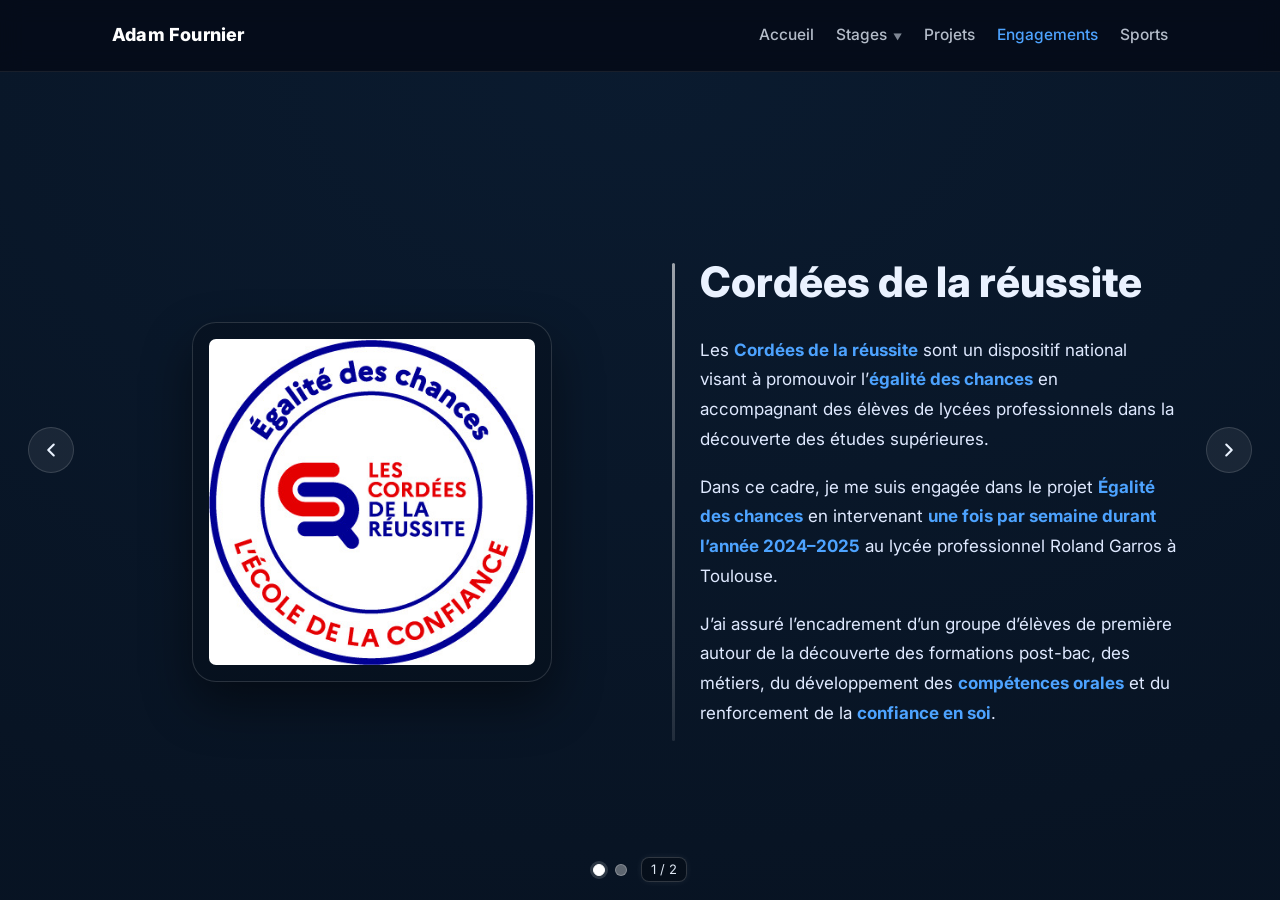
<file: engagements.html>
<!DOCTYPE html>
<html lang="fr">
<head>
  <meta charset="UTF-8" />
  <meta name="viewport" content="width=device-width, initial-scale=1" />
  <title>Engagements — Adam Fournier</title>

  <link rel="preconnect" href="https://fonts.gstatic.com" crossorigin>
  <link href="https://fonts.googleapis.com/css2?family=Inter:wght@300;400;600;800&display=swap" rel="stylesheet">
  <link rel="stylesheet" href="index.css?v=401" />
</head>

<body>

<header class="board">
  <div class="board__inner">
    <div class="board__brand">Adam&nbsp;Fournier</div>
    <nav class="board__nav">
  <a href="index.html">Accueil</a>

  <div class="nav-item">
    <a href="stages.html">Stages</a>
    <div class="sub">
      <a href="stage-enedis.html">Stage — Enedis (Paris)</a>
    </div>
  </div>

  <a href="projets.html">Projets</a>
  <a href="engagements.html" class="is-active">Engagements</a>
  <a href="sports.html">Sports</a>
</nav>

  </div>
</header>

<!-- WRAPPER SLIDES (IDENTIQUE À STAGE-ENEDIS) -->
<div class="slides-full-wrap">
  <div class="slides-full" id="slider">

    <!-- SLIDE 1 -->
    <section class="slide-full slide-engagement-cordee">
      <div class="slide-content engagement-grid">

        <div class="engagement-image">
          <img src="image_cordee.jpg"
               alt="Cordées de la réussite – Égalité des chances">
        </div>

        <div class="engagement-text">
          <h1>Cordées de la réussite</h1>

          <p>
            Les <strong>Cordées de la réussite</strong> sont un dispositif national
            visant à promouvoir l’<strong>égalité des chances</strong> en accompagnant
            des élèves de lycées professionnels dans la découverte des
            études supérieures.
          </p>

          <p>
            Dans ce cadre, je me suis engagée dans le projet
            <strong>Égalité des chances</strong> en intervenant
            <strong>une fois par semaine durant l’année 2024–2025</strong>
            au lycée professionnel Roland Garros à Toulouse.
          </p>

          <p>
            J’ai assuré l’encadrement d’un groupe d’élèves de première
            autour de la découverte des formations post-bac, des métiers,
            du développement des <strong>compétences orales</strong> et du
            renforcement de la <strong>confiance en soi</strong>.
          </p>
        </div>

      </div>
    </section>

    <!-- SLIDE 2 -->
    <section class="slide-full slide-cours-soutien">
      <div class="slide-content">
        <h1>Cours de soutiens</h1>
        <p>
          Au premier semestre de ma deuxième année d’école d’ingénieur, j’ai accompagné des étudiants de première année en dispensant des cours d’<strong>électronique</strong> de base, dans le but de les préparer aux examens et à la suite de leur parcours.

        </p>
      </div>
    </section>



  </div>
</div>

<!-- FLÈCHES -->
<div class="arrows">
  <button class="arrow-btn" id="prev" aria-label="Slide précédente">
    <svg xmlns="http://www.w3.org/2000/svg" width="22" height="22" fill="none"
         stroke="currentColor" stroke-width="2.3" stroke-linecap="round"
         stroke-linejoin="round" viewBox="0 0 24 24">
      <polyline points="15 18 9 12 15 6"/>
    </svg>
  </button>

  <button class="arrow-btn" id="next" aria-label="Slide suivante">
    <svg xmlns="http://www.w3.org/2000/svg" width="22" height="22" fill="none"
         stroke="currentColor" stroke-width="2.3" stroke-linecap="round"
         stroke-linejoin="round" viewBox="0 0 24 24">
      <polyline points="9 6 15 12 9 18"/>
    </svg>
  </button>
</div>

<!-- PAGINATION -->
<div class="pagination-ui">
  <div class="dots" id="dots"></div>
  <div class="counter" id="counter">1 / 3</div>
</div>

<!-- SCRIPT SLIDER (IDENTIQUE AUX AUTRES) -->
<script>
  let current = 0;
  const slides = document.getElementById('slider');
  const total = slides.children.length;

  const dots = document.getElementById('dots');
  for (let i = 0; i < total; i++) {
    const b = document.createElement('button');
    b.className = 'dot' + (i === 0 ? ' is-active' : '');
    b.onclick = () => { current = i; updateSlide(true); };
    dots.appendChild(b);
  }

  const counter = document.getElementById('counter');

  function updateSlide(animate = true){
    slides.style.transitionDuration = animate ? '.7s' : '0s';
    slides.style.transform = `translateX(-${current * 100}vw)`;
    updateUI();
  }

  function updateUI(){
    document.querySelectorAll('.dot')
      .forEach((d, i) => d.classList.toggle('is-active', i === current));
    counter.textContent = `${current + 1} / ${total}`;
  }

  document.getElementById('next').onclick = () => {
    current = (current + 1) % total;
    updateSlide();
  };

  document.getElementById('prev').onclick = () => {
    current = (current - 1 + total) % total;
    updateSlide();
  };

  document.addEventListener('keydown', (e)=>{
    if(e.key === 'ArrowRight') document.getElementById('next').click();
    if(e.key === 'ArrowLeft') document.getElementById('prev').click();
    if(e.key === 'Escape') window.location.href = 'index.html';
  });

  let lastScroll = 0;
  window.addEventListener('wheel', (e)=>{
    const now = Date.now();
    if(now - lastScroll < 600) return;
    if(e.deltaX > 50) document.getElementById('next').click();
    if(e.deltaX < -50) document.getElementById('prev').click();
    lastScroll = now;
  }, { passive: true });

  let startX = 0, startTime = 0;
  slides.addEventListener('touchstart', e=>{
    startX = e.touches[0].clientX;
    startTime = Date.now();
  }, { passive: true });

  slides.addEventListener('touchend', e=>{
    const diff = e.changedTouches[0].clientX - startX;
    const t = Date.now() - startTime;
    if(Math.abs(diff) > 50 && t < 800){
      diff > 0 ? document.getElementById('prev').click()
               : document.getElementById('next').click();
    }
  }, { passive: true });

  updateUI();
</script>

</body>
</html>
</file>
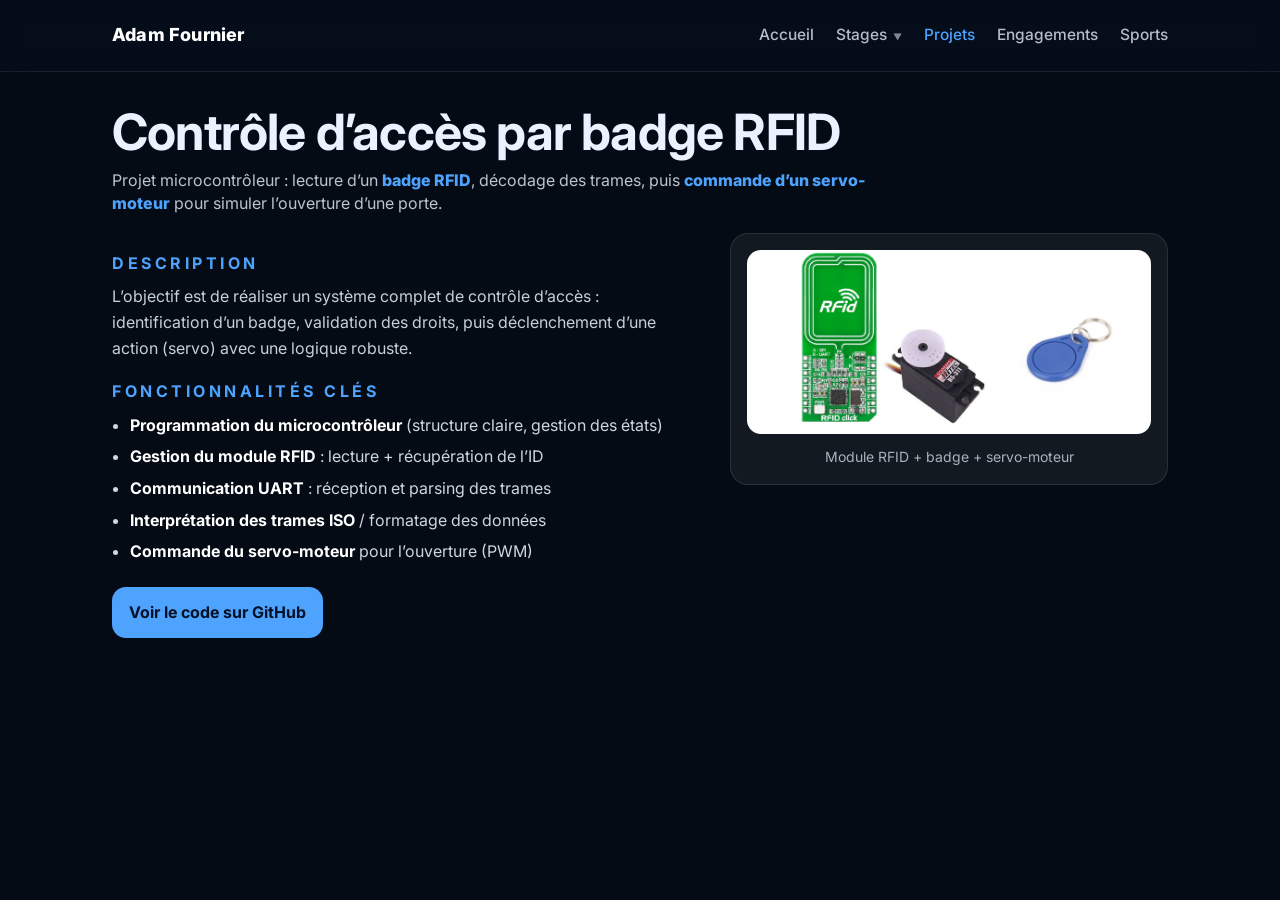
<file: projet-badge.html>
<!DOCTYPE html>
<html lang="fr">
<head>
  <meta charset="UTF-8" />
  <meta name="viewport" content="width=device-width, initial-scale=1" />
  <title>Projet — Accès par badge RFID</title>

  <link rel="preconnect" href="https://fonts.gstatic.com" crossorigin>
  <link href="https://fonts.googleapis.com/css2?family=Inter:wght@300;400;600;800&display=swap" rel="stylesheet">
  <link rel="stylesheet" href="index.css?v=401" />
</head>

<body class="page-scroll">


<!-- BOARD commun -->
<header class="board">
  <div class="board__inner">
    <div class="board__brand">Adam&nbsp;Fournier</div>
    <nav class="board__nav">
      <a href="index.html">Accueil</a>

      <div class="nav-item">
        <a href="stages.html">Stages</a>
        <div class="sub">
          <a href="stage-enedis.html">Stage — Enedis (Paris)</a>
        </div>
      </div>

      <a href="projets.html" class="is-active">Projets</a>
      <a href="engagements.html">Engagements</a>
      <a href="sports.html">Sports</a>
    </nav>
  </div>
</header>

<main class="project-wrap project-badge-page">
  <header class="project-head">
    <h1>Contrôle d’accès par badge RFID</h1>
    <p class="project-sub">
      Projet microcontrôleur : lecture d’un <strong>badge RFID</strong>, décodage des trames, puis
      <strong>commande d’un servo-moteur</strong> pour simuler l’ouverture d’une porte.
    </p>
  </header>

  <section class="project-grid">
    <!-- TEXTE -->
    <div class="project-text">
      <h2>Description</h2>
      <p>
        L’objectif est de réaliser un système complet de contrôle d’accès : identification d’un badge,
        validation des droits, puis déclenchement d’une action (servo) avec une logique robuste.
      </p>

      <h2>Fonctionnalités clés</h2>
      <ul class="project-list">
        <li><strong>Programmation du microcontrôleur</strong> (structure claire, gestion des états)</li>
        <li><strong>Gestion du module RFID</strong> : lecture + récupération de l’ID</li>
        <li><strong>Communication UART</strong> : réception et parsing des trames</li>
        <li><strong>Interprétation des trames ISO</strong> / formatage des données</li>
        <li><strong>Commande du servo-moteur</strong> pour l’ouverture (PWM)</li>
      </ul>

    
      <div class="project-actions">
        <!-- Remplace le lien par ton repo -->
        <a class="btn-primary" href="https://github.com/adamFournier/projet_microp_badge_acces.git" target="_blank" rel="noreferrer">
          Voir le code sur GitHub
        </a>
       
      </div>
    </div>

    <!-- IMAGE -->
    <figure class="project-figure">
      <!-- Remplace src par ton image -->
      <img
        src="rfid-projet.png"
        alt="Illustration du système RFID (module + badge + servo)"
      />
      <figcaption>Module RFID + badge + servo-moteur </figcaption>
    </figure>
  </section>
</main>

</body>
</html>
</file>
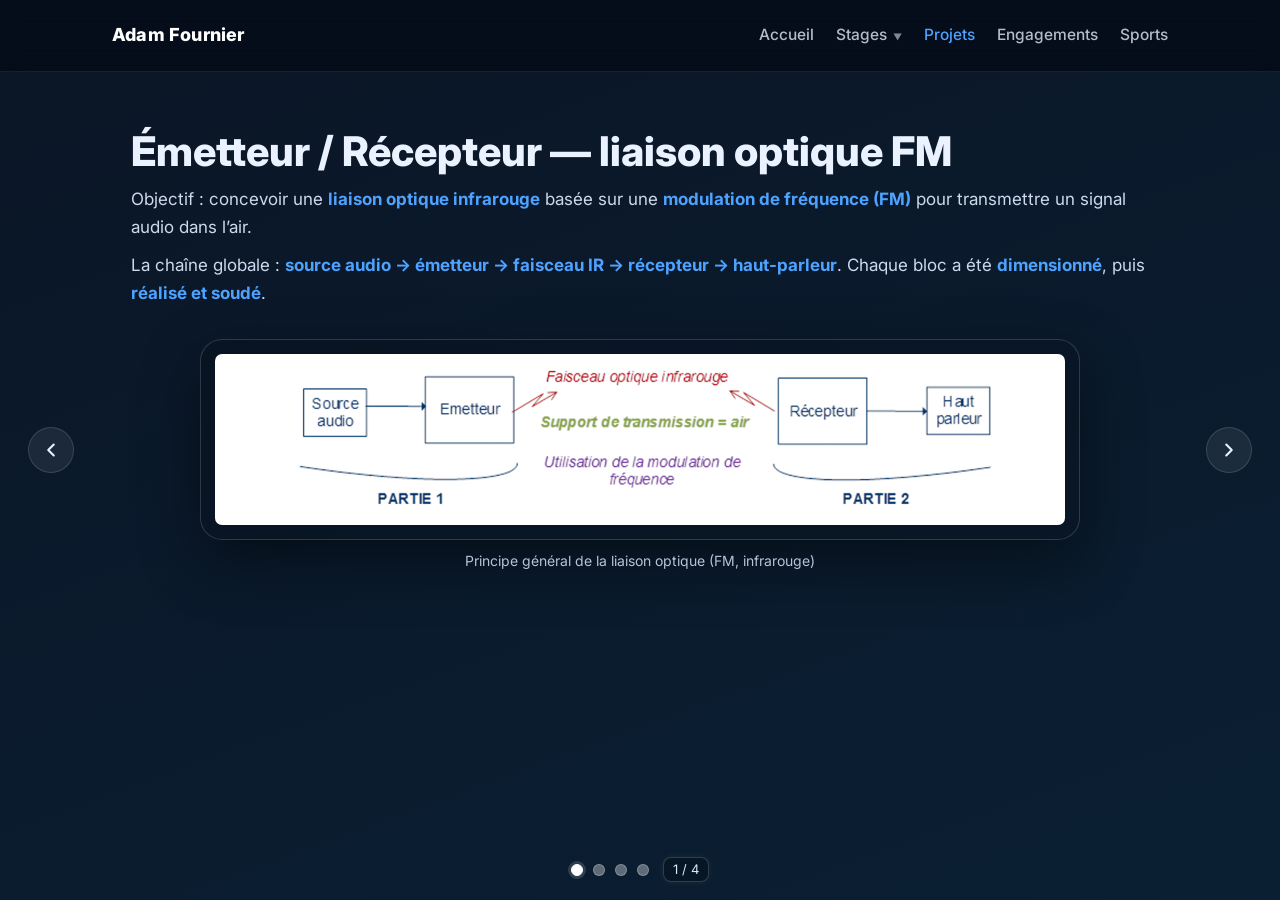
<file: projet-emetteur.html>
<!DOCTYPE html>
<html lang="fr">
<head>
  <meta charset="UTF-8" />
  <meta name="viewport" content="width=device-width, initial-scale=1" />
  <title>Projet — Émetteur / Récepteur</title>

  <link rel="preconnect" href="https://fonts.gstatic.com" crossorigin>
  <link href="https://fonts.googleapis.com/css2?family=Inter:wght@300;400;600;800&display=swap" rel="stylesheet">
  <link rel="stylesheet" href="index.css?v=401" />
</head>

<body>

<!-- BOARD commun -->
<header class="board">
  <div class="board__inner">
    <div class="board__brand">Adam&nbsp;Fournier</div>
    <nav class="board__nav">
      <a href="index.html">Accueil</a>

      <div class="nav-item">
        <a href="stages.html">Stages</a>
        <div class="sub">
          <a href="stage-enedis.html">Stage — Enedis (Paris)</a>
        </div>
      </div>

      <a href="projets.html" class="is-active">Projets</a>
      <a href="engagements.html">Engagements</a>
      <a href="sports.html">Sports</a>
    </nav>
  </div>
</header>

<div class="slides-full-wrap">
  <div class="slides-full" id="slider">

    <!-- SLIDE 1 : INTRO -->
    <section class="slide-full slide-emrec">
      <div class="slide-content">
        <div class="emrec-grid">
          <div class="emrec-text">
            <h1>Émetteur / Récepteur — liaison optique FM</h1>

            <p>
              Objectif : concevoir une <strong>liaison optique infrarouge</strong> basée sur une
              <strong>modulation de fréquence (FM)</strong> pour transmettre un signal audio dans l’air.
            </p>

            <p>
              La chaîne globale : <strong>source audio → émetteur → faisceau IR → récepteur → haut-parleur</strong>.
              Chaque bloc a été <strong>dimensionné</strong>, puis <strong>réalisé et soudé</strong>.
            </p>
          </div>

          <figure class="emrec-fig">
            <!-- Remplace par ton image (Figure 1) -->
            <img class="emrec-img" src="emrec-intro.png" alt="Principe général de la liaison optique (émetteur -> récepteur)" />
            <figcaption>Principe général de la liaison optique (FM, infrarouge)</figcaption>
          </figure>
        </div>
      </div>
    </section>

    <!-- SLIDE 2 : ÉMETTEUR -->
    <section class="slide-full slide-emrec">
      <div class="slide-content">
        <div class="emrec-grid">
          <div class="emrec-text">
            <h1>Partie 1 — Émetteur (FM)</h1>

            <p>
              L’émetteur réalise la <strong>modulation de fréquence</strong> du signal audio via un
              <strong>VCO</strong>, puis convertit ce signal modulé en un <strong>flux infrarouge</strong>.
            </p>

            <ul class="emrec-list">
              <li><strong>Filtre audio d’entrée</strong> : mise en forme + limitation de bande.</li>
              <li><strong>VCO (modulateur FM)</strong> : conversion audio → variation de fréquence.</li>
              <li><strong>Transmetteur optique</strong> : émission IR (LED) pilotée par le signal FM.</li>
            </ul>

            <p class="emrec-note">
              Chaque sous-ensemble a été <strong>dimensionné</strong> (valeurs, polarisation, gain) puis
              <strong>assemblé / soudé</strong> pour tester bloc par bloc.
            </p>
          </div>

          <figure class="emrec-fig">
            <!-- Remplace par ton image (Figure 2) -->
            <img class="emrec-img" src="emrec-emetteur.png" alt="Synoptique de l’émetteur (filtre audio, VCO, transmetteur optique)" />
            <figcaption>Synoptique de l’émetteur : filtre d’entrée → VCO (FM) → transmetteur optique</figcaption>
          </figure>
        </div>
      </div>
    </section>

    <!-- SLIDE 3 : RÉCEPTEUR -->
    <section class="slide-full slide-emrec">
      <div class="slide-content">
        <div class="emrec-grid">
          <div class="emrec-text">
            <h1>Partie 2 — Récepteur (démodulation PLL)</h1>

            <p>
              Le récepteur détecte le flux IR avec une <strong>photodiode</strong>, conditionne le signal,
              puis effectue la <strong>démodulation FM</strong> via une <strong>PLL</strong> afin de restituer l’audio.
            </p>

            <ul class="emrec-list">
              <li><strong>Récepteur optique</strong> : photodiode + conversion courant → tension.</li>
              <li><strong>Amplification sélective</strong> : adaptation de niveau + filtrage.</li>
              <li><strong>Écrêteur</strong> : limitation pour stabiliser l’entrée de démodulation.</li>
              <li><strong>PLL</strong> : <strong>démodulation</strong> de la FM (récupération de l’audio).</li>
              <li><strong>Filtre audio</strong> + <strong>ampli push-pull</strong> : restitution au haut-parleur.</li>
            </ul>

            <p class="emrec-note">
              Comme côté émetteur, chaque étape a été <strong>dimensionnée</strong> puis <strong>assemblée</strong>
              pour valider la chaîne complète.
            </p>
          </div>

          <figure class="emrec-fig">
            <!-- Remplace par ton image (Figure 1.1 / cahier des charges) -->
            <img class="emrec-img" src="emrec-recepteur.png" alt="Synoptique du récepteur : photodiode, amplification, écrêteur, PLL, filtre, ampli" />
            <figcaption>Synoptique du récepteur : conditionnement → PLL (démodulation FM) → audio</figcaption>
          </figure>
        </div>
      </div>
    </section>

    <!-- SLIDE 4 : RÉSULTATS -->
    <section class="slide-full slide-emrec slide-emrec--results">
      <div class="slide-content">
         <div class="results-box">
        <h1>Résultats & validation</h1>

        <p>
          La chaîne complète a été validée en conditions réelles :
          <strong>émetteur et récepteur placés face à face à ~5 m</strong>.
        </p>

        <p>
          Le système permet d’<strong>émettre de la musique</strong> et de l’<strong>écouter côté récepteur</strong>,
          avec une restitution audio exploitable après démodulation PLL et filtrage.
        </p>

      </div>
      </div>
    </section>

  </div>
</div>

<!-- FLÈCHES -->
<div class="arrows">
  <button class="arrow-btn" id="prev" aria-label="Slide précédente">
    <svg xmlns="http://www.w3.org/2000/svg" width="22" height="22" fill="none"
         stroke="currentColor" stroke-width="2.3" stroke-linecap="round" stroke-linejoin="round"
         viewBox="0 0 24 24"><polyline points="15 18 9 12 15 6"/></svg>
  </button
  </button>
  <button class="arrow-btn" id="next" aria-label="Slide suivante">
    <svg xmlns="http://www.w3.org/2000/svg" width="22" height="22" fill="none"
         stroke="currentColor" stroke-width="2.3" stroke-linecap="round" stroke-linejoin="round"
         viewBox="0 0 24 24"><polyline points="9 6 15 12 9 18"/></svg>
  </button>
</div>

<!-- PAGINATION -->
<div class="pagination-ui">
  <div class="dots" id="dots"></div>
  <div class="counter" id="counter">1 / 4</div>
</div>

<!-- SCRIPT slider (IDENTIQUE) -->
<script>
  let current = 0;
  const slides = document.getElementById('slider');

  if (!slides) {
    console.error("Slider introuvable (#slider).");
  } else {
    const total = slides.children.length;

    const dots = document.getElementById('dots');
    for (let i = 0; i < total; i++) {
      const b = document.createElement('button');
      b.className = 'dot' + (i === 0 ? ' is-active' : '');
      b.onclick = () => { current = i; updateSlide(true); };
      dots.appendChild(b);
    }

    const counter = document.getElementById('counter');

    function updateSlide(animate = true){
      slides.style.transitionDuration = animate ? '.7s' : '0s';
      slides.style.transform = `translateX(-${current * 100}vw)`;
      document.querySelectorAll('.dot').forEach((d, i) =>
        d.classList.toggle('is-active', i === current)
      );
      counter.textContent = `${current + 1} / ${total}`;
    }

    document.getElementById('next').onclick = ()=>{ current = (current + 1) % total; updateSlide(); };
    document.getElementById('prev').onclick = ()=>{ current = (current - 1 + total) % total; updateSlide(); };

    document.addEventListener('keydown', (e)=>{
      if(e.key==='ArrowRight') document.getElementById('next').click();
      if(e.key==='ArrowLeft')  document.getElementById('prev').click();
      if(e.key==='Escape')     window.location.href='projets.html';
    });

    let lastScroll=0;
    window.addEventListener('wheel', (e)=>{
      const now=Date.now(); if(now-lastScroll<600) return;
      if(e.deltaX>50){ document.getElementById('next').click(); lastScroll=now; }
      else if(e.deltaX<-50){ document.getElementById('prev').click(); lastScroll=now; }
    }, {passive:true});

    let startX=0, startTime=0;
    slides.addEventListener('touchstart', e=>{ startX=e.touches[0].clientX; startTime=Date.now(); }, {passive:true});
    slides.addEventListener('touchend', e=>{
      const diff=e.changedTouches[0].clientX-startX; const t=Date.now()-startTime;
      if(Math.abs(diff)>50 && t<800){ diff>0 ? document.getElementById('prev').click() : document.getElementById('next').click(); }
    }, {passive:true});

    updateSlide(false);
  }
</script>

</body>
</html>
</file>
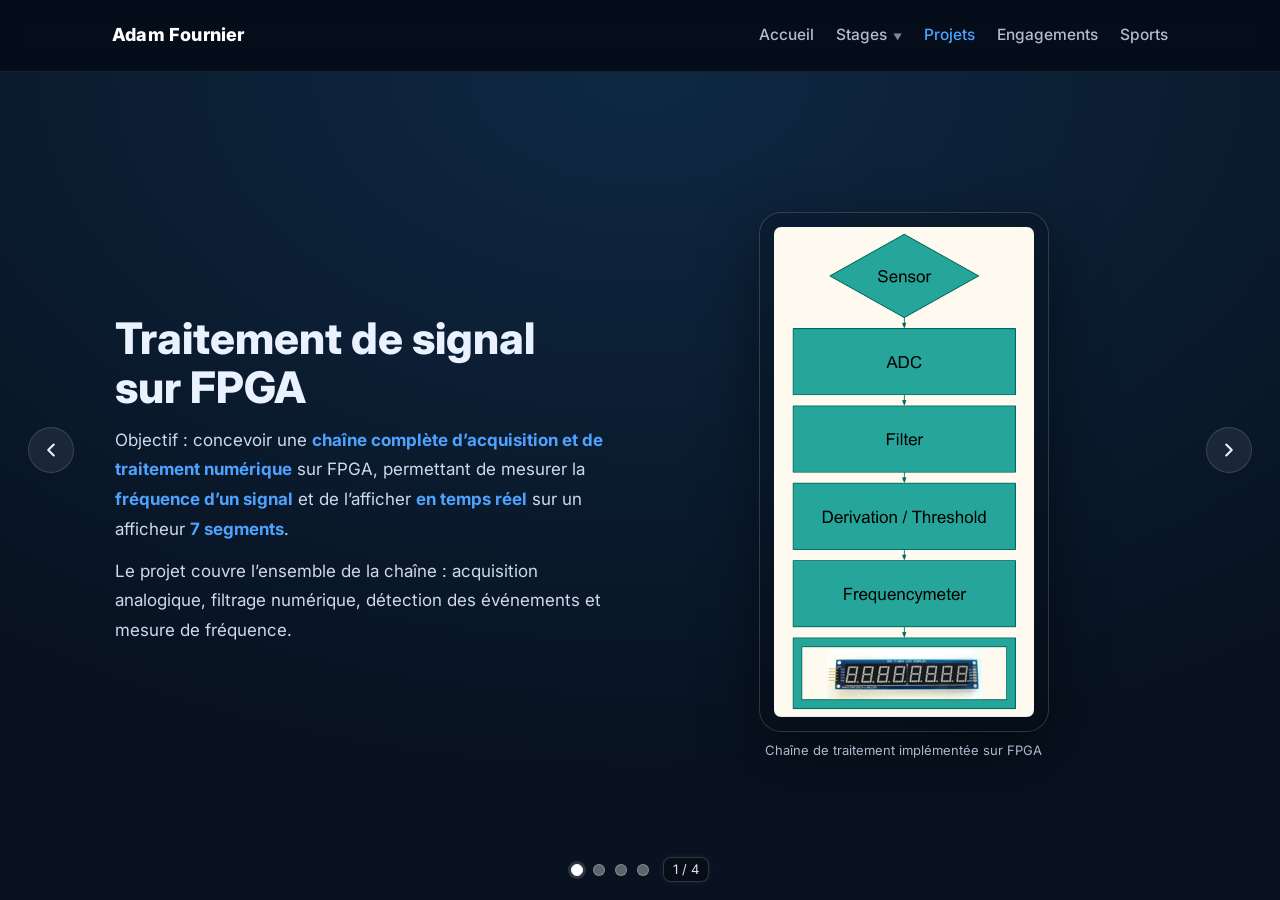
<file: projet-fpga.html>
<!DOCTYPE html>
<html lang="fr">
<head>
  <meta charset="UTF-8" />
  <meta name="viewport" content="width=device-width, initial-scale=1" />
  <title>Projet — Traitement de signal sur FPGA</title>

  <link rel="preconnect" href="https://fonts.gstatic.com" crossorigin>
  <link href="https://fonts.googleapis.com/css2?family=Inter:wght@300;400;600;800&display=swap" rel="stylesheet">
  <link rel="stylesheet" href="index.css?v=401" />
</head>

<body>

<!-- BOARD commun -->
<header class="board">
  <div class="board__inner">
    <div class="board__brand">Adam&nbsp;Fournier</div>
    <nav class="board__nav">
      <a href="index.html">Accueil</a>

      <div class="nav-item">
        <a href="stages.html">Stages</a>
        <div class="sub">
          <a href="stage-enedis.html">Stage — Enedis (Paris)</a>
        </div>
      </div>

      <a href="projets.html" class="is-active">Projets</a>
      <a href="engagements.html">Engagements</a>
      <a href="sports.html">Sports</a>
    </nav>
  </div>
</header>

<!-- SLIDER -->
<div class="slides-full-wrap">
  <div class="slides-full" id="slider">

    <!-- SLIDE 1 : INTRO -->
    <section class="slide-full slide-fpga">
      <div class="slide-content engagement-grid">
        <div>
          <h1>Traitement de signal sur FPGA</h1>

          <p>
            Objectif : concevoir une <strong>chaîne complète d’acquisition et de traitement numérique</strong>
            sur FPGA, permettant de mesurer la <strong>fréquence d’un signal</strong> et de l’afficher
            <strong>en temps réel</strong> sur un afficheur <strong>7 segments</strong>.
          </p>

          <p>
            Le projet couvre l’ensemble de la chaîne :
            acquisition analogique, filtrage numérique, détection des événements et mesure de fréquence.
          </p>
        </div>

        <div class="engagement-image">
          <figure>
            <img class="fpga-img" src="fpga-organigramme.png" alt="Organigramme FPGA">
            <figcaption class="fpga-cap">Chaîne de traitement implémentée sur FPGA</figcaption>
          </figure>
        </div>
      </div>
    </section>

    <!-- SLIDE 2 : ADC + FILTRAGE (SANS IMAGE) -->
    <section class="slide-full slide-fpga">
      <div class="slide-content solo-text">
        <h1>Numérisation et filtrage numérique</h1>

        <p>
          Le signal analogique issu du capteur est <strong>numérisé</strong> à l’aide de l’ADC intégré
          au FPGA (<strong>XADC</strong>), fournissant un flux d’échantillons numériques.
        </p>

        <p>
          Ces échantillons sont ensuite traités par un <strong>filtrage numérique</strong>
          implémenté directement sur le FPGA afin de supprimer les composantes lentes
          et de mettre en évidence les variations rapides du signal.Les calculs sont réalisés en <strong>arithmétique en point fixe</strong>.
        </p>

  
      </div>
    </section>

    <!-- SLIDE 3 : DÉRIVATION + THRESHOLD -->
    <section class="slide-full slide-fpga">
      <div class="slide-content engagement-grid">
        <div>
          <h1>Dérivation et seuillage</h1>

          <p>
            Une <strong>dérivation numérique</strong> est appliquée afin de renforcer les fronts
            du signal et mettre en évidence les événements significatifs.
          </p>

          <p>
            Un <strong>seuil (threshold)</strong> transforme ensuite le signal dérivé en un
            <strong>signal binaire</strong>, robuste et exploitable pour le comptage.
          </p>

          <p>
            Cette étape permet de détecter précisément les pics associés à la fréquence du signal.
          </p>
        </div>

        <div class="engagement-image">
          <figure>
            <img class="fpga-img" src="fpga-derivation-threshold.png" alt="Dérivation et seuil">
            <figcaption class="fpga-cap">Dérivation puis conversion binaire par seuil</figcaption>
          </figure>
        </div>
      </div>
    </section>

    <!-- SLIDE 4 : FRÉQUENCEMÈTRE -->
    <section class="slide-full slide-fpga">
      <div class="slide-content engagement-grid">
        <div>
          <h1>Fréquencemètre et affichage</h1>

          <p>
            Le signal binaire alimente un <strong>fréquencemètre</strong> implémenté sur FPGA,
            basé sur un comptage de période d'horloge.
          </p>

          <p>
            La fréquence mesurée est ensuite <strong>mise à jour en continu</strong> et affichée
            sur un <strong>afficheur 7 segments</strong>.
          </p>

        </div>

        <div class="engagement-image">
          <figure>
            <img class="fpga-img" src="fpga-frequencymeter.png" alt="Fréquencemètre">
            <figcaption class="fpga-cap">Principe de mesure de la fréquence</figcaption>
          </figure>
        </div>
      </div>
    </section>

  </div>
</div>


<!-- FLÈCHES (identiques à tes autres projets) -->
<div class="arrows">
  <button class="arrow-btn" id="prev" aria-label="Slide précédente">
    <svg xmlns="http://www.w3.org/2000/svg" width="22" height="22" fill="none"
         stroke="currentColor" stroke-width="2.3" stroke-linecap="round" stroke-linejoin="round"
         viewBox="0 0 24 24"><polyline points="15 18 9 12 15 6"/></svg>
  </button>
  <button class="arrow-btn" id="next" aria-label="Slide suivante">
    <svg xmlns="http://www.w3.org/2000/svg" width="22" height="22" fill="none"
         stroke="currentColor" stroke-width="2.3" stroke-linecap="round" stroke-linejoin="round"
         viewBox="0 0 24 24"><polyline points="9 6 15 12 9 18"/></svg>
  </button>
</div>

<!-- PAGINATION (identique) -->
<div class="pagination-ui">
  <div class="dots" id="dots"></div>
  <div class="counter" id="counter">1 / 5</div>
</div>

<!-- SCRIPT slider (identique) -->
<script>
  let current = 0;
  const slides = document.getElementById('slider');

  if (!slides) {
    console.error("Slider introuvable (#slider).");
  } else {
    const total = slides.children.length;

    const dots = document.getElementById('dots');
    for (let i = 0; i < total; i++) {
      const b = document.createElement('button');
      b.className = 'dot' + (i === 0 ? ' is-active' : '');
      b.onclick = () => { current = i; updateSlide(true); };
      dots.appendChild(b);
    }

    const counter = document.getElementById('counter');

    function updateSlide(animate = true){
      slides.style.transitionDuration = animate ? '.7s' : '0s';
      slides.style.transform = `translateX(-${current * 100}vw)`;
      document.querySelectorAll('.dot').forEach((d, i) =>
        d.classList.toggle('is-active', i === current)
      );
      counter.textContent = `${current + 1} / ${total}`;
    }

    document.getElementById('next').onclick = ()=>{ current = (current + 1) % total; updateSlide(); };
    document.getElementById('prev').onclick = ()=>{ current = (current - 1 + total) % total; updateSlide(); };

    document.addEventListener('keydown', (e)=>{
      if(e.key==='ArrowRight') document.getElementById('next').click();
      if(e.key==='ArrowLeft')  document.getElementById('prev').click();
      if(e.key==='Escape')     window.location.href='projets.html';
    });

    let lastScroll=0;
    window.addEventListener('wheel', (e)=>{
      const now=Date.now(); if(now-lastScroll<600) return;
      if(e.deltaX>50){ document.getElementById('next').click(); lastScroll=now; }
      else if(e.deltaX<-50){ document.getElementById('prev').click(); lastScroll=now; }
    }, {passive:true});

    let startX=0, startTime=0;
    slides.addEventListener('touchstart', e=>{ startX=e.touches[0].clientX; startTime=Date.now(); }, {passive:true});
    slides.addEventListener('touchend', e=>{
      const diff=e.changedTouches[0].clientX-startX; const t=Date.now()-startTime;
      if(Math.abs(diff)>50 && t<800){ diff>0 ? document.getElementById('prev').click() : document.getElementById('next').click(); }
    }, {passive:true});

    updateSlide(false);
  }
</script>
</body>
</html>
</file>
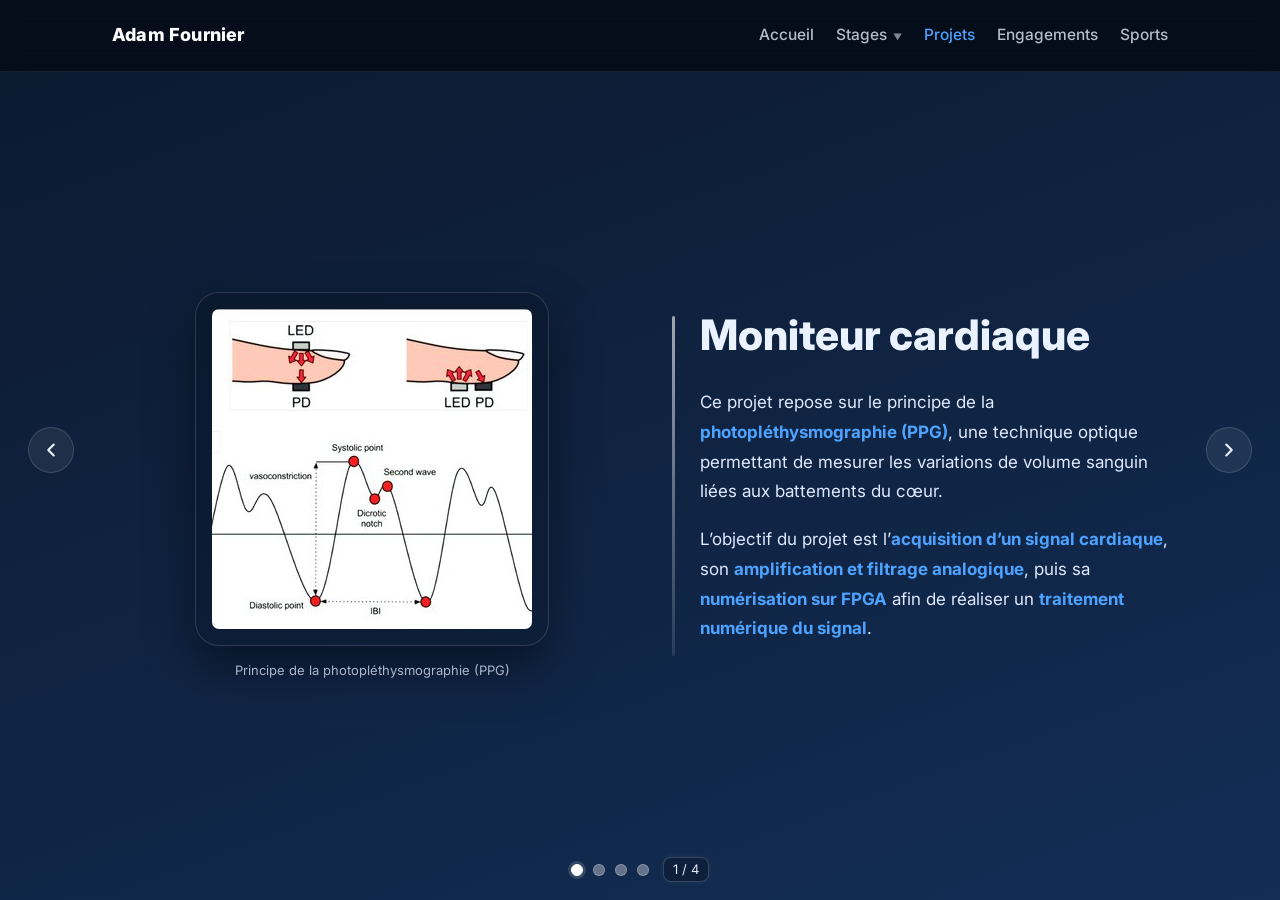
<file: projet-moniteur.html>
<!DOCTYPE html>
<html lang="fr">
<head>
  <meta charset="UTF-8">
  <title>Projet — Moniteur cardiaque</title>
  <meta name="viewport" content="width=device-width, initial-scale=1">

  <link href="https://fonts.googleapis.com/css2?family=Inter:wght@300;400;600;800&display=swap" rel="stylesheet">
  <link rel="stylesheet" href="index.css">

  <style>
    /* ==============================
       PROJET – Layout mix texte/images
       ============================== */

    .slide-content{
      max-width:1200px;
      margin:0 auto;
      padding:80px 64px;
    }

    .proj-split{
      display:grid;
      grid-template-columns:1.1fr .9fr;
      gap:56px;
      align-items:center;
    }

    .proj-split.is-reverse{
      grid-template-columns:.9fr 1.1fr;
    }
    .proj-split.is-reverse .proj-text{order:2}
    .proj-split.is-reverse .proj-side{order:1}

    .proj-text h1{margin:0 0 18px}
    .proj-text p{margin:12px 0;line-height:1.75;max-width:720px}

    .proj-side{display:flex;flex-direction:column;gap:18px}

    .proj-media img{
      width:100%;
      max-width:560px;
      border-radius:22px;
      background:rgba(0,0,0,.18);
      border:1px solid rgba(255,255,255,.12);
      box-shadow:0 18px 55px rgba(0,0,0,.45);
      padding:12px;
    }

    .proj-media-row{
      display:grid;
      grid-template-columns:1fr 1fr;
      gap:18px;
      margin-top:16px;
    }

    .proj-fig{margin:0}
    .proj-cap{
      margin-top:8px;
      font-size:13px;
      color:rgba(223,233,255,.75);
      text-align:center;
    }

    @media(max-width:900px){
      .slide-content{padding:64px 32px}
      .proj-split{grid-template-columns:1fr}
      .proj-media-row{grid-template-columns:1fr}
    }
  </style>
</head>

<body>

<!-- ===== HEADER ===== -->
<header class="board">
  <div class="board__inner">
    <div class="board__brand">Adam&nbsp;Fournier</div>
    <nav class="board__nav">
  <a href="index.html">Accueil</a>

  <div class="nav-item">
    <a href="stages.html">Stages</a>
    <div class="sub">
      <a href="stage-enedis.html">Stage — Enedis (Paris)</a>
    </div>
  </div>

  <a href="projets.html" class="is-active">Projets</a>
  <a href="engagements.html">Engagements</a>
  <a href="sports.html">Sports</a>
</nav>

  </div>
</header>

<!-- ===== SLIDER ===== -->
<div class="slides-full-wrap">
  <div class="slides-full" id="slider">

  
<!-- SLIDE 1 : INTRODUCTION -->
<section class="slide-full">
  <div class="slide-content engagement-grid">

   <div class="engagement-image">
  <figure class="engagement-fig">
    <img src="ppg.jpg" alt="Principe de la photopléthysmographie (PPG)">
    <figcaption class="engagement-cap">
      Principe de la photopléthysmographie (PPG)
    </figcaption>
  </figure>
</div>


    <div class="engagement-text">
      <h1>Moniteur cardiaque</h1>
      <p>
        Ce projet repose sur le principe de la <strong>photopléthysmographie (PPG)</strong>,
        une technique optique permettant de mesurer les variations de volume sanguin
        liées aux battements du cœur.
      </p>
      <p>
        L’objectif du projet est l’<strong>acquisition d’un signal cardiaque</strong>,
        son <strong>amplification et filtrage analogique</strong>, puis sa
        <strong>numérisation sur FPGA</strong> afin de réaliser un
        <strong>traitement numérique du signal</strong>.
      </p>
    </div>

  </div>
</section>

<!-- SLIDE 2 : ACQUISITION / AMPLIFICATION -->
<section class="slide-full slide-amp">

  <div class="slide-content">
    <div class="engagement-grid">

      <!-- TEXTE À GAUCHE -->
      <div class="engagement-text">
        <h1>Acquisition, amplification et filtrage</h1>

        <p>
          Le signal issu du capteur PPG étant de très faible amplitude,
          nous avons conçu <strong>notre propre carte électronique (PCB)</strong>
          dédiée à l’amplification et au filtrage analogique.
        </p>

        <p>
          Les composants ont été <strong>dimensionnés</strong>, puis
          <strong>soudés manuellement</strong> afin d’obtenir un signal exploitable,
          débarrassé du bruit et des composantes indésirables.
        </p>
      </div>

      <!-- IMAGES À DROITE -->
      <div class="engagement-image">
        <div class="amp-media-col">

          <figure class="engagement-fig">
            <img class="amp-img" src="amplietfiltrereel.jpg" alt="Chaîne d'amplification et de filtrage">
            <figcaption class="engagement-cap">
              Chaîne d’amplification et de filtrage analogique
            </figcaption>
          </figure>

          <figure class="engagement-fig">
            <img class="amp-img" src="battementamplifiltré.jpg" alt="Signal cardiaque amplifié et filtré">
            <figcaption class="engagement-cap">
              Signal cardiaque amplifié et filtré, prêt à être numérisé
            </figcaption>
          </figure>

        </div>
      </div>

    </div>
  </div>

</section>


<!-- SLIDE 3 : NUMÉRISATION -->
<section class="slide-full slide-adc">

  <div class="slide-content">

    <!-- TEXTE EN HAUT -->
    <div class="adc-text">
      <h1>Numérisation du signal</h1>

      <p>
        Une fois le signal analogique conditionné, il est
        <strong>échantillonné à l’aide d’un convertisseur analogique-numérique (CAN)</strong>
        intégré au système sur <strong>FPGA</strong>.
      </p>

      <p>
        Le signal est numérisé sur <strong>8 bits</strong>, ce qui permet
        son exploitation dans une chaîne de traitement numérique.
      </p>
    </div>

    <!-- IMAGES EN DESSOUS -->
    <div class="adc-images">

      <figure class="adc-fig">
        <img src="CAN.jpg" alt="Signal numérisé (CAN 8 bits)">
        <figcaption>
          Signal numérisé (CAN 8 bits) intégré au système sur FPGA
        </figcaption>
      </figure>

      <figure class="adc-fig">
        <img src="montage.jpg" alt="Montage expérimental du moniteur cardiaque">
        <figcaption>
          Montage expérimental du moniteur cardiaque (acquisition + FPGA)
        </figcaption>
      </figure>

    </div>

  </div>

</section>


<!-- SLIDE 4 : TRAITEMENT DU SIGNAL -->
<section class="slide-full">
  <div class="slide-content">
    <h1>Traitement numérique du signal</h1>

    <p>
      Le signal numérisé est ensuite <strong>traité numériquement</strong>
      afin d’extraire des informations pertinentes.
    </p>

    <p>
      Ce traitement permet notamment d’analyser les
      <strong>battements cardiaques</strong> et de déterminer des indicateurs
      tels que la <strong>fréquence cardiaque</strong>.
    </p>

    <p>
      Cette étape met en œuvre des techniques de
      <strong>traitement numérique du signal</strong> appliquées à un cas concret
      de biométrie.
    </p>
  </div>
</section>


  </div>
</div>

  <!-- FLÈCHES -->
  <div class="arrows">
    <button class="arrow-btn" id="prev" aria-label="Slide précédente">
      <svg xmlns="http://www.w3.org/2000/svg" width="22" height="22" fill="none"
           stroke="currentColor" stroke-width="2.3" stroke-linecap="round" stroke-linejoin="round"
           viewBox="0 0 24 24"><polyline points="15 18 9 12 15 6"/></svg>
    </button>
    <button class="arrow-btn" id="next" aria-label="Slide suivante">
      <svg xmlns="http://www.w3.org/2000/svg" width="22" height="22" fill="none"
           stroke="currentColor" stroke-width="2.3" stroke-linecap="round" stroke-linejoin="round"
           viewBox="0 0 24 24"><polyline points="9 6 15 12 9 18"/></svg>
    </button>
  </div>

  <!-- PAGINATION -->
  <div class="pagination-ui">
    <div class="dots" id="dots"></div>
    <div class="counter" id="counter">1 / 4</div>
  </div>

  <!-- SCRIPT slider -->
<script>
    let current = 0;
    const slides = document.getElementById('slider');
    const total = slides.children.length;

    const dots = document.getElementById('dots');
    for (let i = 0; i < total; i++) {
      const b = document.createElement('button');
      b.className = 'dot' + (i === 0 ? ' is-active' : '');
      b.onclick = () => { current = i; updateSlide(true); };
      dots.appendChild(b);
    }
    const counter = document.getElementById('counter');
    const progressBar = document.getElementById('progressBar');

    function updateSlide(animate = true){
      slides.style.transitionDuration = animate ? '.7s' : '0s';
      slides.style.transform = `translateX(-${current * 100}vw)`;
      updateUI();
    }
    function updateUI(){
      [...document.querySelectorAll('.dot')].forEach((d, idx)=> d.classList.toggle('is-active', idx === current));
      counter.textContent = `${current + 1} / ${total}`;
      progressBar.style.width = `${((current + 1) / total) * 100}%`;
    }

    document.getElementById('next').onclick = ()=>{ current = (current + 1) % total; updateSlide(); };
    document.getElementById('prev').onclick = ()=>{ current = (current - 1 + total) % total; updateSlide(); };

    document.addEventListener('keydown', (e)=>{
      if(e.key==='ArrowRight') document.getElementById('next').click();
      if(e.key==='ArrowLeft') document.getElementById('prev').click();
      if(e.key==='Escape') window.location.href='index.html';
    });

    let lastScroll=0;
    window.addEventListener('wheel', (e)=>{
      const now=Date.now(); if(now-lastScroll<600) return;
      if(e.deltaX>50){ document.getElementById('next').click(); lastScroll=now; }
      else if(e.deltaX<-50){ document.getElementById('prev').click(); lastScroll=now; }
    }, {passive:true});

    let startX=0, startTime=0;
    slides.addEventListener('touchstart', e=>{ startX=e.touches[0].clientX; startTime=Date.now(); }, {passive:true});
    slides.addEventListener('touchend', e=>{
      const diff=e.changedTouches[0].clientX-startX; const t=Date.now()-startTime;
      if(Math.abs(diff)>50 && t<800){ diff>0 ? document.getElementById('prev').click() : document.getElementById('next').click(); }
    }, {passive:true});

    updateUI();
  </script>
</body>
</html>
</file>
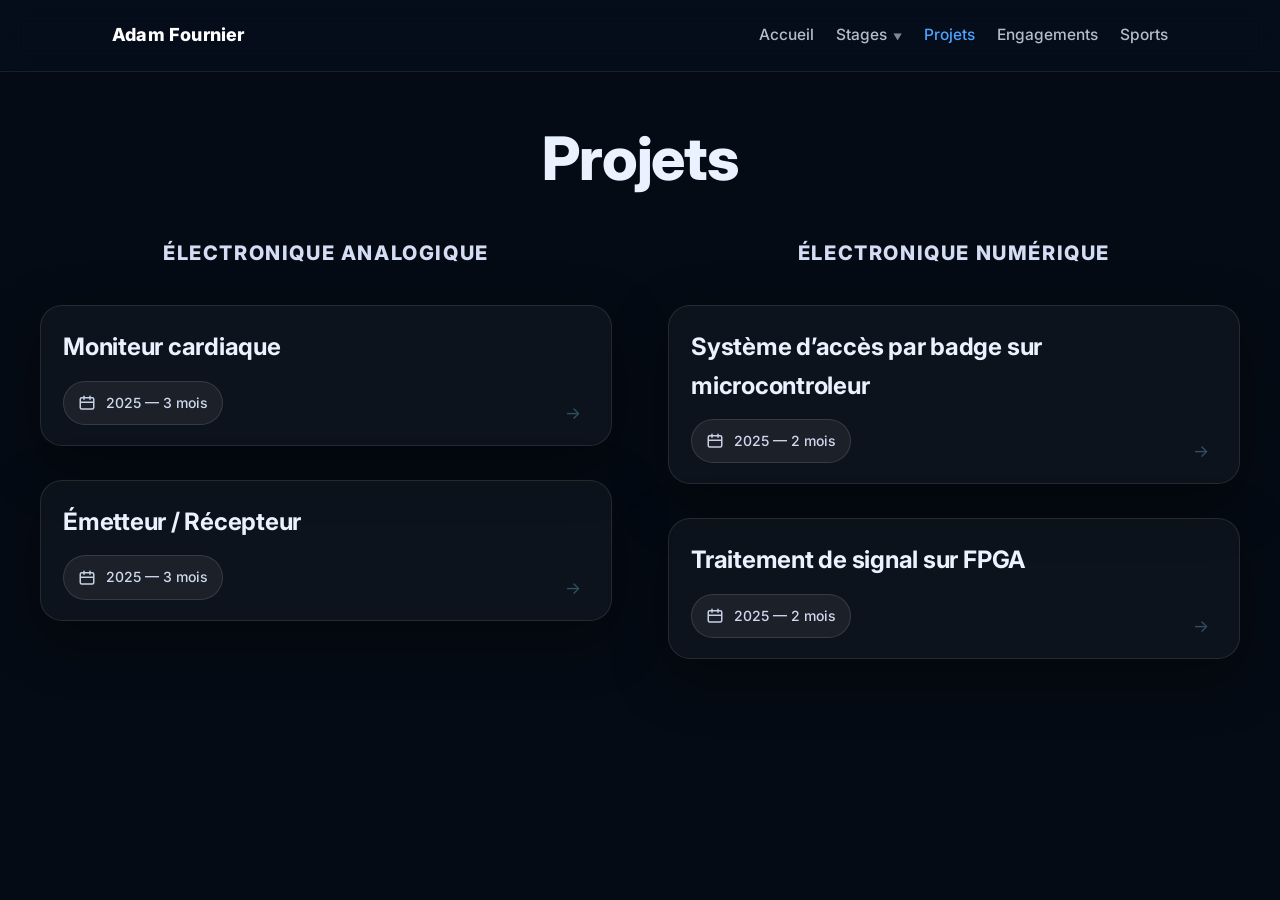
<file: projets.html>
<!DOCTYPE html>
<html lang="fr">
<head>
  <meta charset="UTF-8" />
  <meta name="viewport" content="width=device-width, initial-scale=1" />
  <title>Projets — Adam Fournier</title>

  <link rel="preconnect" href="https://fonts.gstatic.com" crossorigin>
  <link href="https://fonts.googleapis.com/css2?family=Inter:wght@300;400;600;800&display=swap" rel="stylesheet">
  <link rel="stylesheet" href="index.css?v=401" />
</head>

<body>

<!-- BOARD commun -->
<header class="board">
  <div class="board__inner">
    <div class="board__brand">Adam&nbsp;Fournier</div>
    <nav class="board__nav">
  <a href="index.html">Accueil</a>

  <div class="nav-item">
    <a href="stages.html">Stages</a>
    <div class="sub">
      <a href="stage-enedis.html">Stage — Enedis (Paris)</a>
    </div>
  </div>

  <a href="projets.html" class="is-active">Projets</a>
  <a href="engagements.html">Engagements</a>
  <a href="sports.html">Sports</a>
</nav>

  </div>
</header>

<main class="stage-wrap">
  <div class="stage-head">
    <h1>Projets</h1>
  </div>

  <!-- GRILLE 2 COLONNES -->
  <section class="projects-columns">

    <!-- COLONNE ANALOGIQUE -->
    <div class="projects-col">
      <h2 class="projects-col-title">Électronique analogique</h2>

      <article class="stage-card is-clickable">
        <a href="projet-moniteur.html" aria-label="Voir le projet Moniteur cardiaque">
          <div class="stage-title">Moniteur cardiaque</div>

          <div class="stage-meta">
            <span class="stage-duration">
              <!-- calendrier -->
              <svg xmlns="http://www.w3.org/2000/svg" fill="none" viewBox="0 0 24 24" stroke="currentColor">
                <path stroke-linecap="round" stroke-linejoin="round" stroke-width="2"
                  d="M8 7V3m8 4V3M3 11h18M5 20h14a2 2 0 0 0 2-2V7a2 2 0 0 0-2-2H5a2 2 0 0 0-2 2v11a2 2 0 0 0 2 2z"/>
              </svg>
              2025 — 3 mois
            </span>
          </div>
        </a>
      </article>

      <article class="stage-card is-clickable">
        <a href="projet-emetteur.html" aria-label="Voir le projet Émetteur / Récepteur">
          <div class="stage-title">Émetteur / Récepteur</div>

          <div class="stage-meta">
            <span class="stage-duration">
              <!-- calendrier -->
              <svg xmlns="http://www.w3.org/2000/svg" fill="none" viewBox="0 0 24 24" stroke="currentColor">
                <path stroke-linecap="round" stroke-linejoin="round" stroke-width="2"
                  d="M8 7V3m8 4V3M3 11h18M5 20h14a2 2 0 0 0 2-2V7a2 2 0 0 0-2-2H5a2 2 0 0 0-2 2v11a2 2 0 0 0 2 2z"/>
              </svg>
              2025 — 3 mois
            </span>
          </div>
        </a>
      </article>
    </div>

    <!-- COLONNE NUMÉRIQUE -->
    <div class="projects-col">
      <h2 class="projects-col-title">Électronique numérique</h2>

      <article class="stage-card is-clickable">
        <a href="projet-badge.html" aria-label="Voir le projet Système d’accès par badge">
          <div class="stage-title">Système d’accès par badge sur microcontroleur</div>

          <div class="stage-meta">
            <span class="stage-duration">
              <!-- calendrier -->
              <svg xmlns="http://www.w3.org/2000/svg" fill="none" viewBox="0 0 24 24" stroke="currentColor">
                <path stroke-linecap="round" stroke-linejoin="round" stroke-width="2"
                  d="M8 7V3m8 4V3M3 11h18M5 20h14a2 2 0 0 0 2-2V7a2 2 0 0 0-2-2H5a2 2 0 0 0-2 2v11a2 2 0 0 0 2 2z"/>
              </svg>
              2025 — 2 mois
            </span>
          </div>
        </a>
      </article>

      <article class="stage-card is-clickable">
        <a href="projet-fpga.html" aria-label="Voir le projet Chaîne d’instrumentation (FPGA)">
          <div class="stage-title">Traitement de signal sur FPGA</div>

          <div class="stage-meta">
            <span class="stage-duration">
              <!-- calendrier -->
              <svg xmlns="http://www.w3.org/2000/svg" fill="none" viewBox="0 0 24 24" stroke="currentColor">
                <path stroke-linecap="round" stroke-linejoin="round" stroke-width="2"
                  d="M8 7V3m8 4V3M3 11h18M5 20h14a2 2 0 0 0 2-2V7a2 2 0 0 0-2-2H5a2 2 0 0 0-2 2v11a2 2 0 0 0 2 2z"/>
              </svg>
              2025 — 2 mois
            </span>
          </div>
        </a>
      </article>
    </div>

  </section>
</main>

</body>
</html>
</file>
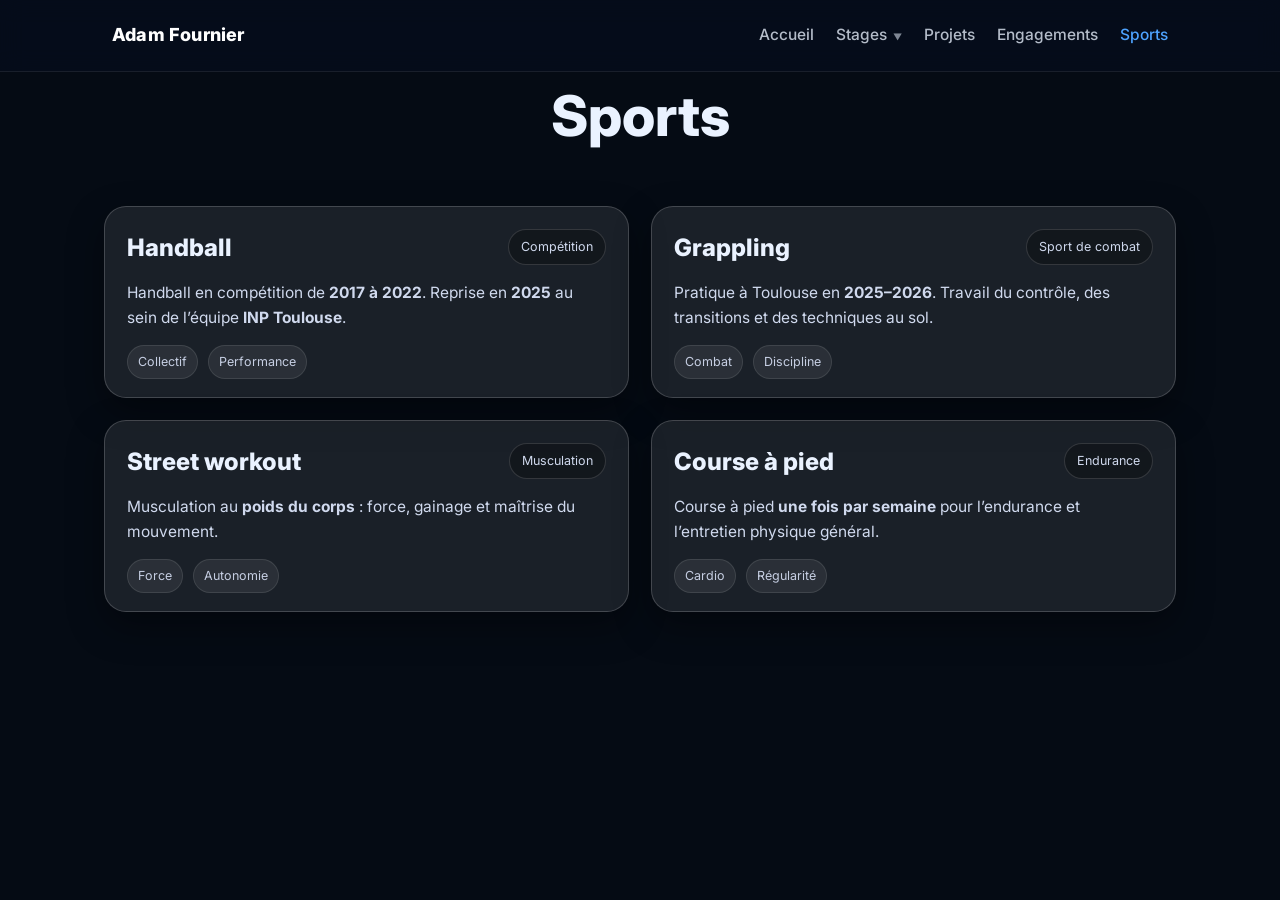
<file: sports.html>
<!DOCTYPE html>
<html lang="fr">
<head>
  <meta charset="UTF-8">
  <title>Sports — Adam Fournier</title>
  <meta name="viewport" content="width=device-width, initial-scale=1">
  <link href="https://fonts.googleapis.com/css2?family=Inter:wght@300;400;600;800&display=swap" rel="stylesheet">
  <link rel="stylesheet" href="index.css">
</head>

<body>

<header class="board">
  <div class="board__inner">
    <div class="board__brand">Adam Fournier</div>
    <nav class="board__nav">
      <a href="index.html">Accueil</a>
      <div class="nav-item">
    <a href="stages.html">Stages</a>
    <div class="sub">
      <a href="stage-enedis.html">Stage — Enedis (Paris)</a>
    </div>
  </div>
      <a href="projets.html">Projets</a>
      <a href="engagements.html">Engagements</a>
      <a href="sports.html" class="is-active">Sports</a>
    </nav>
  </div>
</header>

<main class="sports-wrap">

  <h1 class="sports-title">Sports</h1>

  <section class="sports-grid">

    <!-- Handball -->
    <article class="sport-card">
      <div class="sport-top">
        <h2 class="sport-name">Handball</h2>
        <span class="sport-pill">Compétition</span>
      </div>

      <p class="sport-desc">
        Handball en compétition de <strong>2017 à 2022</strong>.
        Reprise en <strong>2025</strong> au sein de l’équipe <strong>INP Toulouse</strong>.
      </p>

      <div class="sport-meta">
        <span class="sport-tag">Collectif</span>
        <span class="sport-tag">Performance</span>
      </div>
    </article>

    <!-- Grappling -->
    <article class="sport-card">
      <div class="sport-top">
        <h2 class="sport-name">Grappling</h2>
        <span class="sport-pill">Sport de combat</span>
      </div>

      <p class="sport-desc">
        Pratique à Toulouse en <strong>2025–2026</strong>.
        Travail du contrôle, des transitions et des techniques au sol.
      </p>

      <div class="sport-meta">
        <span class="sport-tag">Combat</span>
        <span class="sport-tag">Discipline</span>
      </div>
    </article>

    <!-- Street workout -->
    <article class="sport-card">
      <div class="sport-top">
        <h2 class="sport-name">Street workout</h2>
        <span class="sport-pill">Musculation</span>
      </div>

      <p class="sport-desc">
        Musculation au <strong>poids du corps</strong> :
        force, gainage et maîtrise du mouvement.
      </p>

      <div class="sport-meta">
        <span class="sport-tag">Force</span>
        <span class="sport-tag">Autonomie</span>
      </div>
    </article>

    <!-- Course -->
    <article class="sport-card">
      <div class="sport-top">
        <h2 class="sport-name">Course à pied</h2>
        <span class="sport-pill">Endurance</span>
      </div>

      <p class="sport-desc">
        Course à pied <strong>une fois par semaine</strong>
        pour l’endurance et l’entretien physique général.
      </p>

      <div class="sport-meta">
        <span class="sport-tag">Cardio</span>
        <span class="sport-tag">Régularité</span>
      </div>
    </article>

  </section>
</main>

</body>
</html>
</file>
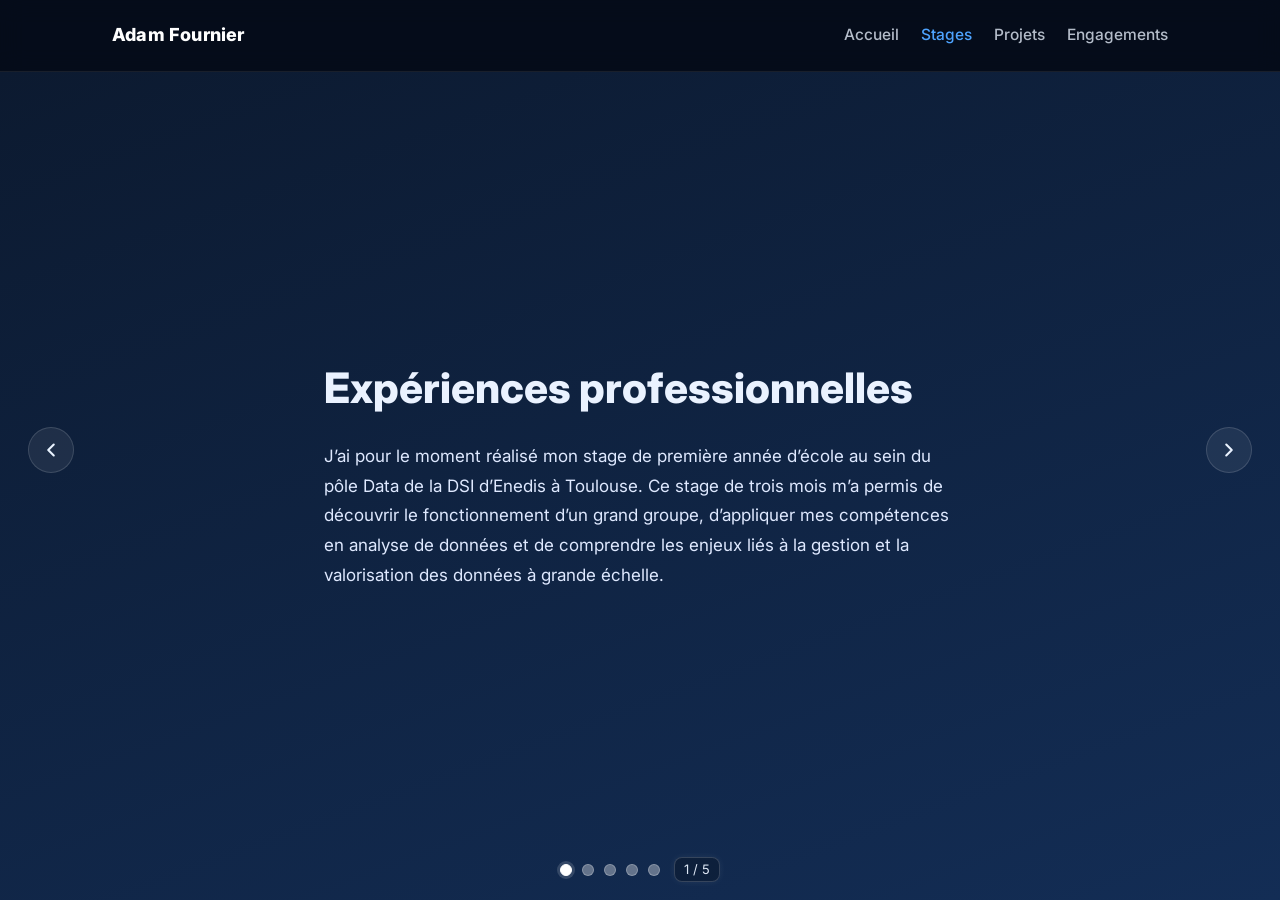
<file: stage-edf.html>
<!DOCTYPE html>
<html lang="fr">
<head>
  <meta charset="UTF-8" />
  <meta name="viewport" content="width=device-width, initial-scale=1" />
  <title>Stage — Enedis Toulouse | Adam Fournier</title>
  <link href="https://fonts.googleapis.com/css2?family=Inter:wght@300;400;600;800&display=swap" rel="stylesheet">
  <link rel="stylesheet" href="index.css?v=114" />
</head>
<body>

  <!-- HEADER -->
  <header class="board">
    <div class="board__inner">
      <div class="board__brand">Adam&nbsp;Fournier</div>
      <nav class="board__nav">
        <a href="index.html">Accueil</a>
        <a href="stages.html" class="is-active">Stages</a>
        <a href="projets.html">Projets</a>
        <a href="engagements.html">Engagements</a>
      </nav>
    </div>
  </header>

  <!-- SLIDES -->
  <div class="slides-full-wrap">
    <div class="slides-full" id="slider">

      <section class="slide-full">
        <div class="slide-content">
          <h1>Expériences professionnelles</h1>
          <p class="intro-text">
            J’ai pour le moment réalisé mon stage de première année d’école au sein du pôle Data de la DSI d’Enedis à Toulouse.  
            Ce stage de trois mois m’a permis de découvrir le fonctionnement d’un grand groupe,  
            d’appliquer mes compétences en analyse de données et de comprendre les enjeux liés à la gestion et la valorisation des données à grande échelle.
          </p>
        </div>
      </section>

      <section class="slide-full">
        <div class="slide-content">
          <h1>Contexte du stage</h1>
          <p>
            Stage réalisé à Enedis Toulouse (Juin – Août 2025), au sein du pôle Data de la DSI.  
            Mission principale : contribuer à l’amélioration de la qualité et de l’exploitation des données utilisées  
            pour le pilotage des activités internes d’Enedis.
          </p>
        </div>
      </section>

      <section class="slide-full">
        <div class="slide-content">
          <h1>Missions principales</h1>
          <p>
            • Nettoyage et consolidation de jeux de données internes<br>
            • Création de tableaux de bord interactifs avec Power BI<br>
            • Automatisation de rapports de performance via Python et Excel VBA<br>
            • Participation à l’analyse de KPI pour la direction des systèmes d’information
          </p>
        </div>
      </section>

      <section class="slide-full">
        <div class="slide-content">
          <h1>Résultats obtenus</h1>
          <p>
            • Réduction du temps de production de certains rapports hebdomadaires de 50&nbsp;%<br>
            • Amélioration de la fiabilité des données par la mise en place de scripts de contrôle<br>
            • Meilleure visualisation des indicateurs clés grâce à des dashboards clairs et automatisés
          </p>
        </div>
      </section>

      <section class="slide-full">
        <div class="slide-content">
          <h1>Compétences acquises</h1>
          <p>
            • Analyse de données, visualisation Power BI<br>
            • Programmation Python et manipulation de fichiers Excel/VBA<br>
            • Gestion de projet, rigueur et communication technique<br>
            • Découverte des processus d’une grande entreprise publique
          </p>
        </div>
      </section>

    </div>
  </div>

  <!-- FLECHES -->
  <div class="arrows">
    <button class="arrow-btn" id="prev" aria-label="Slide précédente">
      <svg xmlns="http://www.w3.org/2000/svg" width="22" height="22" fill="none"
           stroke="currentColor" stroke-width="2.3" stroke-linecap="round" stroke-linejoin="round"
           viewBox="0 0 24 24">
        <polyline points="15 18 9 12 15 6" />
      </svg>
    </button>

    <button class="arrow-btn" id="next" aria-label="Slide suivante">
      <svg xmlns="http://www.w3.org/2000/svg" width="22" height="22" fill="none"
           stroke="currentColor" stroke-width="2.3" stroke-linecap="round" stroke-linejoin="round"
           viewBox="0 0 24 24">
        <polyline points="9 6 15 12 9 18" />
      </svg>
    </button>
  </div>

  <!-- PAGINATION -->
  <div class="pagination-ui">
    <div class="dots" id="dots"></div>
    <div class="counter" id="counter">1 / 5</div>
  </div>

  <!-- SCRIPT -->
  <script>
    let current = 0;
    const slides = document.getElementById('slider');
    const total = slides.children.length;

    // Création dynamique des points
    const dots = document.getElementById('dots');
    for (let i = 0; i < total; i++) {
      const b = document.createElement('button');
      b.className = 'dot' + (i === 0 ? ' is-active' : '');
      b.onclick = () => { current = i; updateSlide(true); };
      dots.appendChild(b);
    }

    const counter = document.getElementById('counter');
    function updateSlide(animate = true) {
      slides.style.transitionDuration = animate ? '.7s' : '0s';
      slides.style.transform = `translateX(-${current * 100}vw)`;
      updateUI();
    }

    function updateUI() {
      document.querySelectorAll('.dot').forEach((d, i) =>
        d.classList.toggle('is-active', i === current)
      );
      counter.textContent = `${current + 1} / ${total}`;
    }

    // Navigation boutons
    document.getElementById('next').onclick = () => { current = (current + 1) % total; updateSlide(); };
    document.getElementById('prev').onclick = () => { current = (current - 1 + total) % total; updateSlide(); };

    // Navigation clavier
    document.addEventListener('keydown', (e) => {
      if (e.key === 'ArrowRight') document.getElementById('next').click();
      if (e.key === 'ArrowLeft') document.getElementById('prev').click();
      if (e.key === 'Escape') window.location.href = 'stages.html';
    });

    // Défilement trackpad / souris
    let lastScroll = 0;
    window.addEventListener('wheel', (e) => {
      const now = Date.now();
      if (now - lastScroll < 600) return;
      if (e.deltaX > 50) { document.getElementById('next').click(); lastScroll = now; }
      else if (e.deltaX < -50) { document.getElementById('prev').click(); lastScroll = now; }
    }, { passive: true });

    // Swipe tactile
    let startX = 0, startTime = 0;
    slides.addEventListener('touchstart', e => {
      startX = e.touches[0].clientX;
      startTime = Date.now();
    }, { passive: true });

    slides.addEventListener('touchend', e => {
      const diff = e.changedTouches[0].clientX - startX;
      const t = Date.now() - startTime;
      if (Math.abs(diff) > 50 && t < 800) {
        diff > 0 ? document.getElementById('prev').click() : document.getElementById('next').click();
      }
    }, { passive: true });

    updateUI();
  </script>

</body>
</html>
</file>
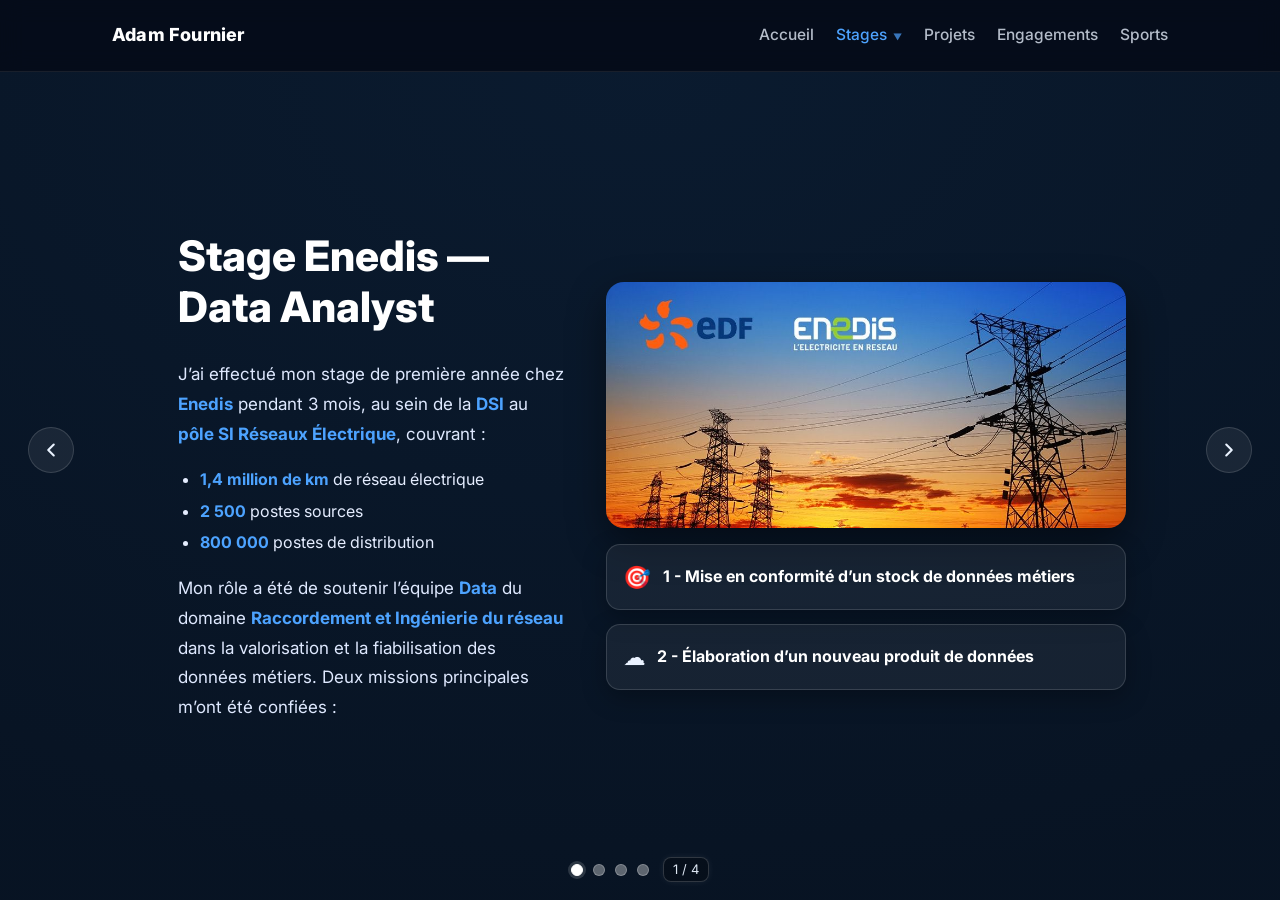
<file: stage-enedis.html>
<!DOCTYPE html>
<html lang="fr">
<head>
  <meta charset="UTF-8" />
  <meta name="viewport" content="width=device-width, initial-scale=1" />
  <title>Stage — Enedis (Paris) | Adam Fournier</title>

  <link href="https://fonts.googleapis.com/css2?family=Inter:wght@300;400;600;800&display=swap" rel="stylesheet" />
  <link rel="stylesheet" href="index.css" />
</head>

<body>
  <!-- BOARD -->
  <header class="board">
    <div class="board__inner">
      <div class="board__brand">Adam&nbsp;Fournier</div>
      <nav class="board__nav">
  <a href="index.html">Accueil</a>

  <div class="nav-item">
    <a href="stages.html" class="is-active">Stages</a>
    <div class="sub">
      <a href="stage-enedis.html">Stage — Enedis (Paris)</a>
    </div>
  </div>

  <a href="projets.html">Projets</a>
  <a href="engagements.html">Engagements</a>
  <a href="sports.html">Sports</a>
</nav>

    </div>
  </header>

  <!-- WRAPPER SLIDES -->
  <div class="slides-full-wrap">
    <div class="slides-full" id="slider">

      <!-- SLIDE 1 : Intro Enedis -->
      <section class="slide-full slide-enedis-main">
        <div class="slide-content">
          <div class="enedis-grid">

            <!-- Texte -->
            <div class="enedis-text">
              <h1>Stage Enedis — Data Analyst</h1>
              <p class="intro-text">
                J’ai effectué mon stage de première année chez <strong>Enedis</strong> pendant 3 mois,
                au sein de la <strong>DSI</strong> au <strong>pôle SI Réseaux Électrique</strong>, couvrant :
              </p>

              <ul class="enedis-bullets">
                <li><strong>1,4 million de km</strong> de réseau électrique</li>
                <li><strong>2 500</strong> postes sources</li>
                <li><strong>800 000</strong> postes de distribution</li>
              </ul>

              <p>
                Mon rôle a été de soutenir l’équipe <strong>Data</strong> du domaine
                <strong>Raccordement et Ingénierie du réseau</strong> dans la valorisation
                et la fiabilisation des données métiers. Deux missions principales m’ont été confiées :
              </p>
            </div>

            <!-- Colonne droite : image + cartes dessous -->
            <div>
              <div class="enedis-image">
                <img src="photo-enedis.jpg" alt="Stage Enedis — Pylônes électriques au coucher du soleil" />
              </div>

              <div class="enedis-missions-under">
                <div class="enedis-mission">
                  <div class="icon">🎯</div>
                  <div class="text">
                    <h3>1 - Mise en conformité d’un stock de données métiers</h3>
                  </div>
                </div>

                <div class="enedis-mission">
                  <div class="icon">☁️</div>
                  <div class="text">
                    <h3>2 - Élaboration d’un nouveau produit de données</h3>
                  </div>
                </div>
              </div>
            </div>

          </div>
        </div>
      </section>

      <!-- SLIDE 2 : Mission 1 (TEXTES DE TA CAPTURE) -->
      <section class="slide-full slide-enedis-mission1">
        <div class="slide-content">
          <h1>Mission 1 — Mise en conformité des données métiers</h1>

          <p>
            L’objectif de cette mission était <strong>d’améliorer la qualité et la conformité</strong>
            d’un stock de données du SI du réseau électrique.
          </p>

          <p>
            J’ai travaillé sur un ensemble de données métiers contenant des informations potentiellement
            <strong>sensibles au regard du RGPD</strong>. Il s’agissait de relier ces données aux référentiels
            métiers d’Enedis afin d’enrichir chaque enregistrement avec les caractéristiques adéquates.
          </p>

          <p>
            Le processus initial étant majoritairement manuel, j’ai donc proposé et conçu un
            <strong>outil d’automatisation sous Excel</strong> capable de générer des
            <strong>requêtes SQL dynamiques</strong> intégrant automatiquement les nouvelles caractéristiques métiers.
            Ces requêtes ont ensuite été utilisées pour intégrer directement les données conformes dans
            <strong>la base de données d’Enedis</strong>.
          </p>

          <div class="enedis-bottom">
            <div class="tools-box">
              <h2>🧰 Outils & compétences mobilisés</h2>
              <div class="tools-grid">
                <span class="tool-chip">Excel</span>
                <span class="tool-chip">SQL</span>
                <span class="tool-chip">Power Query</span>
                <span class="tool-chip">Data Virtualisation</span>
              </div>
            </div>

            <div class="enedis-result-single">
              <h2>📊 Résultat obtenu</h2>
              <p>
                <strong>Réduction d’un tiers</strong> de la charge de travail estimée et
                <strong>plus de 50 % du stock de données traité</strong>.
              </p>
            </div>
          </div>
        </div>
      </section>

      <!-- SLIDE 3 : Mission 2 (TEXTES DE TA CAPTURE) -->
      <section class="slide-full slide-enedis-mission2">
        <div class="slide-content">
          <h1>Mission 2 — Produit de données Cloud</h1>

          <p>
            Cette mission consistait à concevoir un <strong>produit de données Cloud</strong>
            destiné à être réutilisé sur la nouvelle plateforme Cloud d’Enedis.
          </p>

          <p>
            J’ai réalisé le <strong>tri</strong>, <strong>l’étiquetage</strong> et la <strong>description</strong> des données,
            ainsi que leur mise au bon format, afin de garantir leur exploitabilité
            par un <strong>Data Engineer</strong> sur la nouvelle plateforme.
          </p>

          <div class="enedis-bottom">
            <div class="tools-box">
              <h2>🧰 Outils & compétences mobilisés</h2>
              <div class="tools-grid">
                <span class="tool-chip">Power Query</span>
                <span class="tool-chip">SQL</span>
                <span class="tool-chip">Excel (VBA)</span>
                <span class="tool-chip">Power BI</span>
              </div>
            </div>

            <div class="enedis-result-single">
              <h2>📊 Résultat obtenu</h2>
              <p>
                <strong>Réalisation d’un produit de données</strong> comprenant environ <strong>1 000 données</strong>,
                structuré et prêt à être réutilisé sur la plateforme Cloud d’Enedis.
              </p>
            </div>
          </div>
        </div>
      </section>


      <!-- SLIDE 4 : Bilan -->
      <section class="slide-full slide-enedis-bilan">
        <div class="slide-content">
          <h1>Bilan du stage</h1>
          <p>
  💡 Ce stage m’a permis d’améliorer mes compétences en <strong>data</strong>, de sa structuration et son stockage à son extraction et sa préparation pour les utilisateurs, en comprenant que la maîtrise de ces étapes constitue la base essentielle de l’<strong>IA</strong>.
</p>


      
        </div>
      </section>

    </div>
  </div>

  <!-- FLÈCHES -->
  <div class="arrows">
    <button class="arrow-btn" id="prev" aria-label="Slide précédente">
      <svg xmlns="http://www.w3.org/2000/svg" width="22" height="22" fill="none"
           stroke="currentColor" stroke-width="2.3" stroke-linecap="round" stroke-linejoin="round"
           viewBox="0 0 24 24"><polyline points="15 18 9 12 15 6"/></svg>
    </button>
    <button class="arrow-btn" id="next" aria-label="Slide suivante">
      <svg xmlns="http://www.w3.org/2000/svg" width="22" height="22" fill="none"
           stroke="currentColor" stroke-width="2.3" stroke-linecap="round" stroke-linejoin="round"
           viewBox="0 0 24 24"><polyline points="9 6 15 12 9 18"/></svg>
    </button>
  </div>

  <!-- PAGINATION -->
  <div class="pagination-ui">
    <div class="dots" id="dots"></div>
    <div class="counter" id="counter">1 / 4</div>
  </div>

  <!-- SCRIPT slider -->
<script>
    let current = 0;
    const slides = document.getElementById('slider');
    const total = slides.children.length;

    const dots = document.getElementById('dots');
    for (let i = 0; i < total; i++) {
      const b = document.createElement('button');
      b.className = 'dot' + (i === 0 ? ' is-active' : '');
      b.onclick = () => { current = i; updateSlide(true); };
      dots.appendChild(b);
    }
    const counter = document.getElementById('counter');
    const progressBar = document.getElementById('progressBar');

    function updateSlide(animate = true){
      slides.style.transitionDuration = animate ? '.7s' : '0s';
      slides.style.transform = `translateX(-${current * 100}vw)`;
      updateUI();
    }
    function updateUI(){
      [...document.querySelectorAll('.dot')].forEach((d, idx)=> d.classList.toggle('is-active', idx === current));
      counter.textContent = `${current + 1} / ${total}`;
      progressBar.style.width = `${((current + 1) / total) * 100}%`;
    }

    document.getElementById('next').onclick = ()=>{ current = (current + 1) % total; updateSlide(); };
    document.getElementById('prev').onclick = ()=>{ current = (current - 1 + total) % total; updateSlide(); };

    document.addEventListener('keydown', (e)=>{
      if(e.key==='ArrowRight') document.getElementById('next').click();
      if(e.key==='ArrowLeft') document.getElementById('prev').click();
      if(e.key==='Escape') window.location.href='index.html';
    });

    let lastScroll=0;
    window.addEventListener('wheel', (e)=>{
      const now=Date.now(); if(now-lastScroll<600) return;
      if(e.deltaX>50){ document.getElementById('next').click(); lastScroll=now; }
      else if(e.deltaX<-50){ document.getElementById('prev').click(); lastScroll=now; }
    }, {passive:true});

    let startX=0, startTime=0;
    slides.addEventListener('touchstart', e=>{ startX=e.touches[0].clientX; startTime=Date.now(); }, {passive:true});
    slides.addEventListener('touchend', e=>{
      const diff=e.changedTouches[0].clientX-startX; const t=Date.now()-startTime;
      if(Math.abs(diff)>50 && t<800){ diff>0 ? document.getElementById('prev').click() : document.getElementById('next').click(); }
    }, {passive:true});

    updateUI();
  </script>
</body>
</html>
</file>
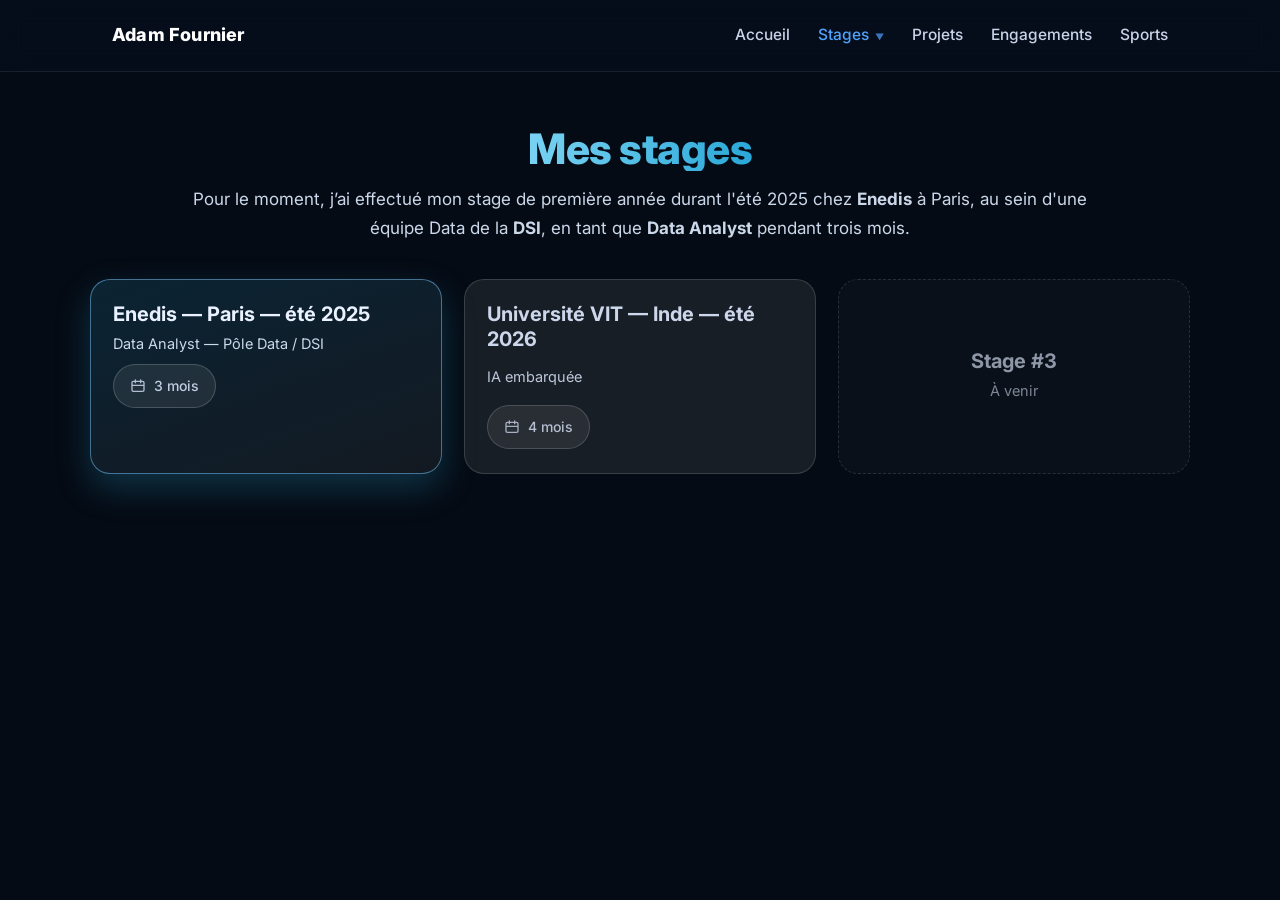
<file: stages.html>
<!DOCTYPE html>
<html lang="fr">
<head>
  <meta charset="UTF-8" />
  <meta name="viewport" content="width=device-width, initial-scale=1" />
  <title>Stages — Adam Fournier</title>
  <link href="https://fonts.googleapis.com/css2?family=Inter:wght@300;400;600;800&display=swap" rel="stylesheet">
  <link rel="stylesheet" href="index.css?v=130" />

  <style>
    /* ======= HEADER / MENU (sous-menu Stages) ======= */
    .board__nav{display:flex;gap:28px;align-items:center;position:relative}
    .board__nav a{position:relative;color:#dfe9ff;text-decoration:none;font-weight:500;font-size:15.5px;transition:color .2s}
    .board__nav a:hover{color:#79d2f2}
    .nav-item{position:relative}
    .nav-item .sub{
      position:absolute;top:100%;left:0;min-width:200px;
      background:rgba(8,28,48,.95);border:1px solid rgba(255,255,255,.08);
      border-radius:12px;padding:10px 0;opacity:0;visibility:hidden;transform:translateY(8px);
      transition:.22s ease;box-shadow:0 12px 28px rgba(0,0,0,.35);z-index:10
    }
    .nav-item .sub a{display:block;padding:9px 14px;font-size:14.5px}
    .nav-item .sub a:hover{background:rgba(255,255,255,.08);color:#79d2f2}
    .nav-item:hover .sub{opacity:1;visibility:visible;transform:translateY(0)}
.stage-duration svg{
      width: 16px;
      height: 16px;
      stroke: currentColor;
      fill: none;
      display: inline-block;
      flex: 0 0 auto;
      opacity: 1;}
    /* ======= SECTION STAGES ======= */
    .stage-wrap{
      padding-top:calc(var(--board-h) + 56px);
      padding-left:40px;padding-right:40px;padding-bottom:64px
    }
    .stage-head{text-align:center;margin:0 auto 36px}
    .stage-head h1{
      font-size:42px;font-weight:800;margin:0 0 14px;letter-spacing:-.5px;
      background:linear-gradient(90deg,#79d2f2,#2aa8d8);
      -webkit-background-clip:text;-webkit-text-fill-color:transparent
    }
    .stage-head p{
      color:#cbd8ea;max-width:920px;margin:0 auto;font-size:17px;line-height:1.7
    }
/* Halo de la carte active (Enedis) */
.stage-card.is-active{
  border-color: rgba(120,200,255,.75);
  box-shadow: 0 18px 50px rgba(42,168,216,.35);
  background: linear-gradient(160deg, rgba(42,168,216,.18), rgba(255,255,255,.07));
}

    /* GRID 3 cartes */
    .stage-grid{
      max-width:1100px;margin:36px auto 0;
      display:grid;grid-template-columns:repeat(3,1fr);gap:22px
    }

    .stage-card{
      border-radius:20px;padding:22px 22px 24px;
      background:rgba(255,255,255,.06);
      border:1px solid rgba(255,255,255,.12);
      transition:transform .22s ease, box-shadow .22s ease, border-color .22s ease, background .22s ease;
      display:flex;flex-direction:column;gap:8px;min-height:160px
    }
    .stage-card a{color:inherit;text-decoration:none}
    .stage-title{font-weight:800;font-size:20px;line-height:1.25}
    .stage-sub{color:#cbd8ea;font-size:14.5px}
    .stage-meta{margin-top:8px;display:flex;gap:10px;flex-wrap:wrap}

    .pill{
      display:inline-flex;align-items:center;gap:6px;padding:7px 12px;border-radius:999px;
      background:rgba(255,255,255,.06);border:1px solid rgba(255,255,255,.16);
      font-size:12.5px;color:#dfe9ff
    }
    .pill svg{width:14px;height:14px;opacity:.9}

    /* Carte active (Enedis) */
    .stage-card.is-active{
      background:linear-gradient(160deg,rgba(42,168,216,.16),rgba(255,255,255,.06));
      border-color:rgba(120,200,255,.5);
      box-shadow:0 14px 34px rgba(42,168,216,.25)
    }
    .stage-card.is-clickable:hover{
      transform:translateY(-6px);
      border-color:rgba(120,200,255,.6);
      box-shadow:0 18px 40px rgba(42,168,216,.32);
      background:linear-gradient(160deg,rgba(42,168,216,.22),rgba(255,255,255,.09))
    }

    /* Cartes “à venir” fantômes */
    .stage-card.is-ghost{
      background:rgba(255,255,255,.03);
      border:1px dashed rgba(255,255,255,.18);
      color:#c7d3e6;opacity:.7;justify-content:center;align-items:center;text-align:center
    }
    .stage-card.is-ghost .stage-sub{opacity:.85}
    .stage-card.is-ghost:hover{transform:none;box-shadow:none;border:1px dashed rgba(255,255,255,.18)}

    @media(max-width:1000px){ .stage-grid{grid-template-columns:1fr 1fr} }
    @media(max-width:720px){
      .stage-head h1{font-size:34px}
      .stage-head p{font-size:15.5px}
      .stage-grid{grid-template-columns:1fr}
    }
  </style>
</head>
<body>

  <!-- HEADER -->
  <header class="board">
  <div class="board__inner">
    <div class="board__brand">Adam&nbsp;Fournier</div>
    <nav class="board__nav">
  <a href="index.html">Accueil</a>

  <div class="nav-item">
    <a href="stages.html" class="is-active">Stages</a>
    <div class="sub">
      <a href="stage-enedis.html">Stage — Enedis (Paris)</a>
    </div>
  </div>

  <a href="projets.html">Projets</a>
  <a href="engagements.html">Engagements</a>
  <a href="sports.html">Sports</a>
</nav>

  </div>
</header>


  <!-- CONTENU -->
  <main class="stage-wrap">
    <div class="stage-head">
      <h1>Mes stages</h1>
     <p>
  Pour le moment, j’ai effectué mon stage de première année durant l'été 2025 chez
  <strong>Enedis</strong> à Paris, au sein d'une équipe Data de la <strong>DSI</strong>,
  en tant que <strong>Data Analyst</strong> pendant trois&nbsp;mois.
</p>

    </div>

    <section class="stage-grid">
      <!-- Enedis -->
      <article class="stage-card is-active is-clickable">
        <a href="stage-enedis.html" aria-label="Voir le stage Enedis">
          <div class="stage-title">Enedis — Paris — été 2025</div>
          <div class="stage-sub">Data Analyst — Pôle Data / DSI</div>
          <div class="stage-meta">
            <span class="stage-duration">

              <!-- calendrier -->
              <svg xmlns="http://www.w3.org/2000/svg" fill="none" viewBox="0 0 24 24" stroke="currentColor">
                <path stroke-linecap="round" stroke-linejoin="round" stroke-width="2"
                  d="M8 7V3m8 4V3M3 11h18M5 20h14a2 2 0 0 0 2-2V7a2 2 0 0 0-2-2H5a2 2 0 0 0-2 2v11a2 2 0 0 0 2 2z"/>
              </svg>
              3&nbsp;mois
            </span>
          </div>
        </a>
      </article>

<!-- Stage Inde (non cliquable) -->
<article class="stage-card is-disabled">
  <div class="stage-title">Université VIT — Inde — été 2026</div>
  <div class="stage-sub">IA embarquée</div>

  <div class="stage-meta">
    <span class="stage-duration">
      <!-- calendrier -->
      <svg xmlns="http://www.w3.org/2000/svg" fill="none" viewBox="0 0 24 24" stroke="currentColor">
        <path stroke-linecap="round" stroke-linejoin="round" stroke-width="2"
          d="M8 7V3m8 4V3M3 11h18M5 20h14a2 2 0 0 0 2-2V7a2 2 0 0 0-2-2H5a2 2 0 0 0-2 2v11a2 2 0 0 0 2 2z"/>
      </svg>
      4&nbsp;mois
    </span>
  </div>
</article>




      <!-- Ghost 3 -->
      <article class="stage-card is-ghost">
        <div>
          <div class="stage-title">Stage&nbsp;#3</div>
          <div class="stage-sub">À venir</div>
        </div>
      </article>
    </section>
  </main>

</body>
</html>
</file>
<file: index.css>
:root {
  --bg:#070d1a;
  --bg-2:#0b1430;
  --text:#eaf3ff;
  --muted:#b6c3d4;
  --brand:#2aa8d8;
  --brand-2:#67c8e3;
  --card:#0f1d3bcc;
  --border:#1e2f4c;
  --shadow:0 14px 40px rgba(0,0,0,.45);
  --board-h:64px;
--engagement-bg: radial-gradient(
  100% 100% at 50% 0%,
  rgba(12,32,56,.75) 0%,
  rgba(8,20,36,.95) 100%
);

  /* Hauteurs des barres fixes bas de page */
  --contact-h:76px;  /* bandeau Contact */
  --footer-h:32px;   /* barre © fine */
}

* { box-sizing:border-box; margin:0; padding:0; }

body {
  font-family:Inter, system-ui, -apple-system, Segoe UI, Roboto, Arial, sans-serif;
  color:var(--text);
  background:
    radial-gradient(650px 380px at 20% 10%, #1a446244, transparent 65%),
    radial-gradient(500px 300px at 90% 20%, #227faf33, transparent 65%),
    linear-gradient(180deg, var(--bg), #060912 70%);
  line-height:1.65;
  overflow:hidden;
}

/* === BOARD === */
.board {
  position:fixed; top:0; left:0; right:0;
  height:var(--board-h);
  background:rgba(8,15,30,.6);
  border-bottom:1px solid rgba(255,255,255,.08);
  backdrop-filter:blur(10px);
  z-index:50;
}
.board__inner {
  max-width:1100px; margin:0 auto;
  height:100%; display:flex; align-items:center; justify-content:space-between;
  padding:0 24px;
}
.board__brand { font-weight:600; font-size:18px; letter-spacing:.3px; }

/* Nav */
.board__nav {
  display:flex;
  gap:28px;
  align-items:center;
  position:relative;
}
.board__nav a {
  position:relative;
  text-decoration:none;
  color:#dfe9ff;
  font-weight:500;
  font-size:15.5px;
  opacity:.9;
  transition:.2s;
}
.board__nav a:hover,
.board__nav a.is-active { opacity:1; color:var(--brand-2); }

/* === Sous-menu global "Stages" === */
.nav-item { position: relative; display: inline-flex; align-items: center; }
.nav-item > a::after {
  content: "▼";
  font-size: 9px;
  margin-left: 6px;
  opacity: 0.7;
  transform: translateY(-1px);
  transition: transform .2s ease, opacity .2s ease;
}
.nav-item:hover > a::after,
.nav-item:focus-within > a::after {
  transform: translateY(1px) rotate(180deg);
  opacity: 1;
}
.nav-item .sub {
  position: absolute;
  top: 100%;
  left: 0;
  min-width: 220px;
  background: rgba(8, 28, 48, 0.95);
  border: 1px solid rgba(255,255,255,0.08);
  border-radius: 12px;
  padding: 10px 0;
  opacity: 0;
  visibility: hidden;
  transform: translateY(8px);
  transition: 0.22s ease;
  box-shadow: 0 12px 28px rgba(0,0,0,0.35);
  z-index: 200;
}
.nav-item .sub a {
  display: block;
  padding: 9px 14px;
  font-size: 14.5px;
  text-decoration: none;
  color: #eaf3ff;
  transition: 0.18s ease;
}
.nav-item .sub a:hover {
  background: rgba(255,255,255,0.08);
  color: #79d2f2;
}
.nav-item:hover .sub,
.nav-item:focus-within .sub {
  opacity: 1;
  visibility: visible;
  transform: translateY(0);
}

/* === HERO (page d’accueil) === */
.hero{
  display:grid;
  grid-template-columns:1.15fr .85fr;
  align-items:center;
  gap:44px;
  min-height: calc(100vh - var(--board-h));
  padding: calc(var(--board-h) + 32px) 40px
           calc(var(--contact-h) + var(--footer-h) + 8px);
  position:relative;
  overflow:hidden;
}
.info-section:last-of-type { margin-bottom: 0; }

.hero__bg {
  position:absolute; inset:-10%; z-index:-1;
  background:
    radial-gradient(700px 420px at 18% 12%, #2f7aa955, transparent 60%),
    radial-gradient(520px 320px at 88% 18%, #33d0ff33, transparent 60%);
}
.hero__content { max-width:750px; }
.hero__title {
  font-size:clamp(30px,4.4vw,50px);
  font-weight:800; line-height:1.15;
  margin:0 0 10px;
}
.hero__subtitle {
  max-width:60ch; margin:0 0 22px;
  color:var(--muted); font-size:16px;
}

/* PHOTO */
.hero__avatar {
  justify-self:center;
  background:linear-gradient(135deg,#123055,#0b1a31);
  border-radius:50%;
  padding:22px;
  border:1px solid var(--border);
  box-shadow:var(--shadow);
}
.hero__avatar img {
  width:300px; height:300px; border-radius:50%;
  object-fit:cover; object-position:50% 33%;
  border:3px solid var(--brand); display:block;
}

/* === CARDS Accueil === */
.card-grid {
  display:grid;
  grid-template-columns:repeat(auto-fit, minmax(180px, 1fr));
  gap:14px;
  margin-bottom:16px;
}
.info-card {
  background: linear-gradient(160deg, #1b4c72, #216fa0);
  border: 1px solid rgba(255, 255, 255, 0.18);
  border-radius: 18px;
  padding: 22px 18px;
  text-decoration:none; color:#fff;
  box-shadow: 0 10px 25px rgba(20, 90, 160, 0.35);
  transition: all .25s ease;
  display:flex; flex-direction:column; align-items:center; justify-content:center;
  text-align:center;
}
.info-card:hover {
  transform: translateY(-5px);
  background: linear-gradient(160deg, #247bb8, #2b91d3);
  box-shadow: 0 16px 40px rgba(42, 168, 216, 0.45);
  border-color: rgba(120, 200, 255, 0.6);
}
.icon-circle {
  width:52px; height:52px; display:grid; place-items:center;
  border-radius:50%;
  background: linear-gradient(145deg, #2c6fa3, #1b4f7a);
  border: 1px solid rgba(255, 255, 255, 0.25);
  margin-bottom:10px;
  box-shadow: 0 0 10px rgba(40, 140, 200, 0.4);
}
.icon-circle svg { fill:#fff; width:24px; height:24px; }
.info-card h3 {
  font-size:16px; font-weight:700; color:#fff;
  letter-spacing:.4px; text-shadow:0 0 8px rgba(0,0,0,.3);
}

/* === Section “Documents” (accueil) === */
.info-section { margin-top:22px; text-align:center; }
.info-section h4 {
  font-size:15px; font-weight:700; color:var(--brand-2);
  margin-bottom:12px; letter-spacing:.3px; text-transform:uppercase;
}
.contact-links {
  display:flex; flex-wrap:wrap; justify-content:center;
  gap:10px; align-items:center;
}
.contact-item {
  display:flex; align-items:center; gap:8px;
  padding:8px 14px; border-radius:12px;
  background:rgba(255,255,255,.06);
  border:1px solid rgba(255,255,255,.12);
  color:var(--text); font-size:14px; text-decoration:none;
  transition:all .25s ease;
}
.contact-item img { width:16px; height:16px; filter:invert(1); opacity:.9; }
.contact-item.link:hover {
  background:rgba(42,168,216,.18);
  border-color:rgba(42,168,216,.4);
  transform:translateY(-2px);
  box-shadow:0 0 10px rgba(42,168,216,.35);
}

/* === BANDEAU CONTACT (au-dessus du ©) === */
.contact-bar{
  position:fixed; left:0; right:0; bottom:var(--footer-h);
  height:var(--contact-h);
  background:rgba(10,20,40,.92);
  backdrop-filter:blur(10px);
  border-top:1px solid rgba(255,255,255,.08);
  padding:10px 16px;
  display:flex; align-items:center; justify-content:center;
  z-index:100;
}
.contacts-row{
  display:flex; flex-wrap:wrap; align-items:center; justify-content:center;
  gap:24px;
}
.ci{
  display:inline-flex;
  align-items:center;
  gap:8px;
  font-size:14px;
  color:var(--text);
  text-decoration:none;
  opacity:.9;
  line-height:1;
}
.ci:hover{ opacity:1; }
.sep{ width:1px; height:18px; background:rgba(255,255,255,.14); }

/* Icônes SVG du bandeau contact */
.ci .ico{
  width:18px; height:18px;
  stroke:currentColor; fill:none; stroke-width:2;
  stroke-linecap:round; stroke-linejoin:round;
  flex:0 0 18px; opacity:.95;
  transition:transform .25s ease, opacity .2s ease, color .2s ease;
}
.ci .ico.ico--in{ fill:currentColor; stroke:none; }
.ci .ico--in{
  position: relative;
  top: -1.5px;
  width: 17px;
  height: 17px;
}

/* Effets hover pour liens */
.contacts-row a.ci{
  position:relative;
  transition: color .25s ease, transform .25s ease;
}
.contacts-row a.ci::after{
  content:"";
  position:absolute;
  left:0; right:0; bottom:-6px;
  height:2px;
  background:linear-gradient(90deg, var(--brand), var(--brand-2));
  opacity:0;
  transform:scaleX(0);
  transform-origin:left;
  transition:opacity .2s ease, transform .25s ease;
}
.contacts-row a.ci:hover{ color:var(--brand-2); }
.contacts-row a.ci:hover::after{ opacity:.9; transform:scaleX(1); }
.contacts-row a.ci:hover .ico{ transform: translateY(1px) translateX(3px); }

/* === FOOTER © === */
.footer{
  position:fixed; left:0; right:0; bottom:0;
  height:var(--footer-h);
  display:flex; align-items:center; justify-content:center;
  background:#061022;
  border-top:1px solid rgba(255,255,255,.08);
  color:var(--muted); font-size:13px;
  z-index:90;
}

/* === RESPONSIVE HOME === */
@media(max-width:900px){
  .hero { grid-template-columns:1fr; text-align:center; gap:28px; }
  .hero__avatar img { width:220px; height:220px; }
  .card-grid { grid-template-columns:1fr 1fr; }
}

/* ===================================================================== */
/* === PAGES SLIDES : Stages / Projets / Engagements =================== */
/* ===================================================================== */

.slides-full-wrap{
  padding-top:var(--board-h);
  padding-bottom: calc(var(--contact-h) + var(--footer-h) + 8px);
  height:100vh;
  overflow:hidden;
}
.slides-full{
  display:flex;
  width:400%;
  height:calc(100vh - var(--board-h));
  transition:transform .7s cubic-bezier(.4,0,.2,1);
}
.slide-full{
  width:100vw;
  height:calc(100vh - var(--board-h));
  flex-shrink:0;
  display:flex; align-items:center; justify-content:center;
  padding:32px 24px;
  background:linear-gradient(160deg,#0c1a30,#132d55);
}


/* ===================================================== */
/* ENEDIS — COHÉRENCE COULEUR (FORCÉE) */
/* ===================================================== */

.slide-full.slide-enedis-main,
.slide-full.slide-enedis-mission1,
.slide-full.slide-enedis-mission2,
.slide-full.slide-enedis-bilan{
  background: radial-gradient(
    100% 100% at 50% 0%,
    rgba(12,32,56,.75) 0%,
    rgba(8,20,36,.95) 100%
  ) !important;
}

.slide-content{
  max-width:760px;
  width:min(92vw,760px);
  margin:0 auto;
}
.slide-content h1{
  font-size:clamp(26px,3.2vw,36px);
  font-weight:800;
  margin:0 0 10px;
  line-height:1.2;
}
.slide-content p{
  color:#c2cde0;
  line-height:1.65;
  font-size:clamp(14px,1.45vw,16px);
}

/* Pagination */
.pagination-ui {
  position: fixed;
  left: 0;
  right: 0;
  bottom: max(18px, env(safe-area-inset-bottom));
  z-index: 25;
  display: flex;
  align-items: center;
  justify-content: center;
  gap: 14px;
  pointer-events: none;
}
.dots {
  display: flex;
  align-items: center;
  gap: 10px;
  pointer-events: auto;
}
.dot {
  display: inline-block;
  width: 12px;
  height: 12px;
  border: 1.5px solid rgba(255, 255, 255, 0.25);
  border-radius: 50%;
  background: rgba(255, 255, 255, 0.35);
  cursor: pointer;
  transition: transform 0.2s ease, background 0.2s, border-color 0.2s;
}
.dot:hover { transform: scale(1.2); }
.dot.is-active {
  background: #fff;
  border-color: #fff;
  box-shadow: 0 0 0 3px rgba(255, 255, 255, 0.15);
}
.counter {
  pointer-events: none;
  font-size: 13px;
  line-height: 1;
  color: #eaf3ff;
  opacity: 0.95;
  background: rgba(0, 0, 0, 0.25);
  border: 1px solid rgba(255, 255, 255, 0.18);
  padding: 5px 9px;
  border-radius: 8px;
  box-shadow: 0 0 8px rgba(255, 255, 255, 0.08);
}
.progress { display: none !important; }

/* Flèches */
.arrows {
  position: fixed;
  top: 50%;
  transform: translateY(-50%);
  width: 100%;
  display: flex;
  justify-content: space-between;
  padding: 0 28px;
  pointer-events: none;
  z-index: 30;
}
.arrow-btn {
  pointer-events: auto;
  width: 46px;
  height: 46px;
  border-radius: 50%;
  background: rgba(255, 255, 255, 0.07);
  border: 1px solid rgba(255, 255, 255, 0.14);
  color: #eaf3ff;
  display: flex;
  align-items: center;
  justify-content: center;
  cursor: pointer;
  transition: all 0.25s ease;
}
.arrow-btn:hover {
  background: rgba(255, 255, 255, 0.18);
  transform: scale(1.1);
  box-shadow: 0 0 10px rgba(255, 255, 255, 0.15);
}
.arrow-btn svg { stroke: #eaf3ff; }

/* ===================================================== */
/* ENEDIS — SLIDE 1 (STRUCTURE PROPRE ET STABLE) */
/* Texte à gauche / Image à droite / Missions en bas */
/* ===================================================== */

.slide-enedis-main{
  width: 100vw;
  height: calc(100vh - var(--board-h));
  display: flex;
  align-items: center;
  justify-content: center;
  padding: 32px 24px;
  background: radial-gradient(
    100% 100% at 50% 0%,
    rgba(12,32,56,.70) 0%,
    rgba(8,20,36,.95) 100%
  );
  box-sizing: border-box;
}

/* Conteneur spécifique Enedis (ne dépend PAS de .slide-content global) */
.slide-enedis-main .slide-content{
  width: min(92vw, 1100px);
  max-width: 1100px;
  margin: 0 auto;
}

/* ===== GRILLE PRINCIPALE ===== */
.enedis-grid{
  display: grid;
  grid-template-columns: 1fr 520px;
  gap: 40px;
  align-items: center;
}

/* ===== TEXTE GAUCHE ===== */
.enedis-text{
  padding-left: 24px;
}

.enedis-text h1{
  margin: 0 0 14px;
  font-size: clamp(30px, 3.2vw, 42px);
  line-height: 1.2;
  color: #fff;
}

.enedis-text p{
  margin: 0 0 14px;
  color: #cfd9eb;
  line-height: 1.65;
}

.enedis-bullets{
  margin: 10px 0 18px 22px;
  color: #e5edff;
}

.enedis-bullets li{ margin-bottom: 6px; }
.enedis-bullets strong{ color:#59b9ff; font-weight:800; }

/* ===== COLONNE DROITE ===== */
.enedis-right{
  display: flex;
  flex-direction: column;
  align-items: center;
}

/* Image */
.enedis-image{
  width: 100%;
  display: flex;
  justify-content: center;
}

.enedis-image img{
  width: 100%;
  max-width: 520px;
  max-height: 300px;
  object-fit: cover;
  border-radius: 18px;
  box-shadow: 0 14px 38px rgba(0,0,0,.45);
}

/* ===== MISSIONS ===== */
.enedis-missions-under{
  width: 100%;
  max-width: 520px;
  margin-top: 16px;
  display: flex;
  flex-direction: column;
  gap: 14px;
}

.enedis-mission{
  width: 100%;
  background: rgba(255,255,255,.06);
  border: 1px solid rgba(255,255,255,.14);
  border-radius: 14px;
  padding: 14px 16px;
  display: flex;
  align-items: center;
  gap: 12px;
  box-shadow: 0 8px 24px rgba(0,0,0,.28);
}

.enedis-mission .icon{
  font-size: 1.4rem;
}

.enedis-mission h3{
  margin: 0;
  font-size: 16px;
  font-weight: 700;
  color: #fff;
}

/* ===== RESPONSIVE ===== */
@media (max-width: 900px){
  .enedis-grid{
    grid-template-columns: 1fr;
    gap: 24px;
  }

  .enedis-text{
    padding-left: 0;
    text-align: center;
  }

  .enedis-image img{
    max-width: 100%;
    max-height: 260px;
  }
}
/* ===================================================== */
/* ENEDIS — SLIDE 2 : MISSION 1 (ton compromis parfait) */
/* ===================================================== */

.slide-enedis-mission1{
  width: 100vw;
  height: calc(100vh - var(--board-h));
  display: flex;
  align-items: center;
  justify-content: center;
  padding: 26px 24px;
  box-sizing: border-box;

  background: radial-gradient(
    100% 100% at 50% 0%,
    rgba(12,32,56,.70) 0%,
    rgba(8,20,36,.95) 100%
  );
}

.slide-enedis-mission1 .slide-content{
  width: min(92vw, 1500px);
  max-width: 1500px;
  margin: 0 auto;

  height: calc(100vh - var(--board-h) - 52px);
  display: flex;
  flex-direction: column;
  justify-content: flex-start;
  gap: 6px;

  padding-top: 12px;
  padding-bottom: 60px;

  text-align: left;
}

.slide-enedis-mission1 h1{
  margin: 0 0 30px;
  font-size: clamp(28px, 3vw, 38px);
  line-height: 1.1;
  color: #fff;
}

.slide-enedis-mission1 p{
  margin: 0 0 2px;
  color: #d8e2f1;
  line-height: 1.5;
  font-size: 17px; /* ✅ ton réglage slide 2 */
}

.slide-enedis-mission1 strong{ color:#59b9ff; font-weight:700; }

.slide-enedis-mission1 .slide-content > p:last-of-type{
  margin-bottom: auto;
}


/* ===================================================== */
/* ENEDIS — SLIDE 3 : MISSION 2 (même mise en page, réglable) */
/* ➜ tu changes uniquement le titre et les textes dans le HTML */
/* ===================================================== */

.slide-enedis-mission2{
  width: 100vw;
  height: calc(100vh - var(--board-h));
  display: flex;
  align-items: center;
  justify-content: center;
  padding: 26px 24px;
  box-sizing: border-box;

  background: radial-gradient(
    100% 100% at 50% 0%,
    rgba(12,32,56,.70) 0%,
    rgba(8,20,36,.95) 100%
  );
}

.slide-enedis-mission2 .slide-content{
  width: min(92vw, 1100px);
  max-width: 1100px;
  margin: 0 auto;

  height: calc(100vh - var(--board-h) - 52px);
  display: flex;
  flex-direction: column;
  justify-content: flex-start;
  gap: 14px;

  padding-top: 12px;
  padding-bottom: 60px;

  text-align: left;
}

.slide-enedis-mission2 h1{
  margin: 0 0 60px;
  font-size: clamp(28px, 3vw, 38px);
  line-height: 1.1;
  color: #fff;
}

.slide-enedis-mission2 p{
  margin: 0 0 6px;
  color: #d8e2f1;
  line-height: 1.51;
  font-size: 18px; /* ✅ ici tu pourras ajuster si besoin (ex: 16px) */
}

.slide-enedis-mission2 strong{ color:#59b9ff; font-weight:700; }

.slide-enedis-mission2 .slide-content > p:last-of-type{
  margin-bottom: auto;
}


/* ===================================================== */
/* COMMUN — BLOC CARTES (identique pour 2 & 3) */
/* ===================================================== */

.enedis-bottom{
  display: grid;
  grid-template-columns: 1fr 1fr;
  gap: 18px;
  align-items: stretch;
}

.tools-box,
.enedis-result-single{
  background: rgba(255,255,255,.06);
  border: 1px solid rgba(255,255,255,.14);
  border-radius: 18px;
  padding: 16px 18px;
  box-shadow: 0 10px 26px rgba(0,0,0,.28);

  min-height: 140px;
  display: flex;
  flex-direction: column;
  justify-content: center;
}

.tools-box h2,
.enedis-result-single h2{
  margin: 0 0 10px;
  font-size: 18px;
  font-weight: 800;
  color: #fff;
}

.tools-grid{
  display: flex;
  flex-wrap: wrap;
  gap: 8px;
}

.tool-chip{
  padding: 7px 11px;
  border-radius: 999px;
  background: rgba(255,255,255,.07);
  border: 1px solid rgba(77,180,255,.25);
  color: #eaf3ff;
  font-weight: 700;
  font-size: 13px;
  white-space: nowrap;
}

.enedis-result-single p{
  margin: 0;
  color: #dce7f7;
  font-size: 15px;
  line-height: 1.45;
}

/* Responsive */
@media (max-width: 900px){
  .slide-enedis-mission1,
  .slide-enedis-mission2{
    padding: 20px 16px;
  }

  .slide-enedis-mission1 .slide-content,
  .slide-enedis-mission2 .slide-content{
    height: auto;
    gap: 14px;
    padding-bottom: 40px;
  }

  .enedis-bottom{
    grid-template-columns: 1fr;
    gap: 12px;
  }

  .tools-box,
  .enedis-result-single{
    min-height: auto;
  }
}


/* ===================================================== */
/* ENEDIS — SLIDE 4 (BILAN) */
/* Conclusion élégante & centrée */
/* ===================================================== */

.slide-enedis-bilan{
  width: 100vw;
  height: calc(100vh - var(--board-h));
  display: flex;
  align-items: center;
  justify-content: center;
  padding: 32px 24px;
  box-sizing: border-box;

  background: radial-gradient(
    100% 100% at 50% 0%,
    rgba(12,32,56,.70) 0%,
    rgba(8,20,36,.95) 100%
  );
}

/* conteneur central */
.slide-enedis-bilan .slide-content{
  max-width: 820px;
  padding: 42px 48px;
  text-align: center;

  background: rgba(255,255,255,.05);
  border: 1px solid rgba(255,255,255,.14);
  border-radius: 22px;
  box-shadow:
    0 12px 30px rgba(0,0,0,.35),
    0 0 30px rgba(56,148,255,.12);
}

/* titre */
.slide-enedis-bilan h1{
  margin: 0 0 20px;
  font-size: clamp(30px, 3vw, 40px);
  line-height: 1.1;
  color: #fff;
}

/* texte */
.slide-enedis-bilan p{
  margin: 0;
  font-size: 17px;
  line-height: 1.6;
  color: #dce6f5;
}

/* mots-clés */
.slide-enedis-bilan strong{
  color: #59b9ff;
  font-weight: 800;
}

/* responsive */
@media (max-width: 900px){
  .slide-enedis-bilan .slide-content{
    padding: 32px 24px;
  }

  .slide-enedis-bilan p{
    font-size: 16px;
  }
}


/* ===================================================== */
/* RESPONSIVE */
/* ===================================================== */

@media (max-width: 900px){
  .enedis-grid{
    grid-template-columns: 1fr;
    gap: 20px;
  }

  .enedis-text{
    padding-left: 0;
    transform: none;
    text-align: center;
  }

  .enedis-missions-under{
    align-items: center;
  }

  .enedis-mission{
    width: 100%;
  }

  .enedis-bottom{
    grid-template-columns: 1fr;
    gap: 16px;
  }
}



/* ===================================================== */
/* ENGAGEMENT — CORDÉES DE LA RÉUSSITE */
/* ===================================================== */

.slide-engagement-cordee{
  background: var(--engagement-bg); /* cohérence avec Enedis */
  width: 100vw;
  height: calc(100vh - var(--board-h));
  display: flex;
  align-items: center;
  justify-content: center;
  padding: 32px 24px;
}

.engagement-grid{
  max-width: 1100px;
  width: 100%;
  display: grid;
  grid-template-columns: 1fr 1.2fr;
  gap: 48px;
  align-items: center;
}

/* Image */
.engagement-image img{
  width: 100%;
  border-radius: 18px;
  box-shadow: 0 14px 38px rgba(0,0,0,.4);
}

/* Texte */
.engagement-text h1{
  margin-bottom: 16px;
  font-size: clamp(28px, 3vw, 38px);
}

.engagement-text p{
  font-size: 16px;
  line-height: 1.55;
  color: #d8e2f1;
  margin-bottom: 10px;
}

.engagement-text strong{
  color: #59b9ff;
  font-weight: 700;
}

/* Responsive */
@media (max-width: 900px){
  .engagement-grid{
    grid-template-columns: 1fr;
    gap: 24px;
    text-align: center;
  }
}

/* === ENGAGEMENTS : meilleure mise en page (CSS ONLY) === */

.engagement-grid{
  display: grid;
  grid-template-columns: 0.9fr 1.1fr;
  gap: 64px;
  align-items: center;
  max-width: 1200px;
  margin: 0 auto;
}

.engagement-image{
  display: flex;
  justify-content: center;
  align-items: center;
  margin-left: 32px; /* ← AJOUTE CETTE LIGNE */
}

.engagement-image img{
  width: 100%;
  max-width: 420px;
  aspect-ratio: 1 / 1;
  object-fit: contain;
  background: white;
  padding: 24px;
  border-radius: 24px;
  box-shadow: 0 20px 50px rgba(0,0,0,.35);
}

.engagement-text{
  max-width: 560px;
  position: relative;
  padding-left: 28px;
}

.engagement-text::before{
  content: "";
  position: absolute;
  left: 0;
  top: 6px;
  bottom: 6px;
  width: 3px;
  background: linear-gradient(
    to bottom,
    rgba(255,255,255,.6),
    rgba(255,255,255,.1)
  );
  border-radius: 2px;
}

.engagement-text h1{
  margin-bottom: 24px;
}

.engagement-text p{
  margin-bottom: 18px;
  line-height: 1.75;
}

@media (max-width: 900px){
  .engagement-grid{
    grid-template-columns: 1fr;
    gap: 32px;
  }

  .engagement-image img{
    max-width: 260px;
    margin: 0 auto;
  }

  .engagement-text{
    padding-left: 0;
  }

  .engagement-text::before{
    display: none;
  }
}


/* === SLIDE : COURS DE SOUTIENS (scopé, n'impacte pas les autres) === */

.slide-cours-soutien .slide-content{
  max-width: 900px;
  margin: 0 auto;
  padding: 0 32px;
}

.slide-cours-soutien h1{
  font-size: clamp(36px, 5vw, 56px);
  margin-bottom: 32px;
  position: relative;
}

.slide-cours-soutien h1::after{
  content: "";
  display: block;
  width: 64px;
  height: 4px;
  margin-top: 16px;
  background: linear-gradient(
    to right,
    rgba(255,255,255,.8),
    rgba(255,255,255,.2)
  );
  border-radius: 2px;
}

.slide-cours-soutien p{
  font-size: 17px;
  line-height: 1.8;
  max-width: 700px;
  opacity: .95;
}

.slide-cours-soutien strong{
  color: #59b9ff;
  font-weight: 700;
}

.slide-cours-soutien{
  background:
    radial-gradient(
      100% 100% at 50% 0%,
      rgba(18,42,70,.75) 0%,
      rgba(10,28,48,.95) 100%
    );
}

/* FOND COMMUN ENGAGEMENTS */
.slide-engagement-cordee,
.slide-cours-soutien{
  background: radial-gradient(
    100% 100% at 50% 0%,
    rgba(12,32,56,.75) 0%,
    rgba(8,20,36,.95) 100%
  );
}

/* ===========================
   LISTE (Stages / Projets) — Intro avec cartes
   =========================== */

.stage-wrap{
  padding-top:calc(var(--board-h) + 56px);
  padding-left:40px;
  padding-right:40px;
  padding-bottom:64px;
}

.stage-head{
  max-width:1100px;
  margin:0 auto 36px;
}

.stage-head h1{
  font-size:42px;
  font-weight:800;
  margin:0 0 14px;
}

.stage-head p{
  color:#cbd8ea;
  max-width:920px;
  font-size:17px;
  line-height:1.7;
}

/* ton titre de section "ÉLECTRONIQUE" */
.section-title{
  max-width:1100px;
  margin: 34px auto 10px;
  font-size: 18px;
  letter-spacing: .06em;
  text-transform: uppercase;
  color: rgba(223,233,255,.85);
}

/* grille */
.stage-grid{
  max-width:1100px;
  margin:28px auto 0;
  display:grid;
  grid-template-columns:repeat(3,1fr);
  gap:22px;
}

/* cartes */
.stage-card{
  border-radius:20px;
  padding:22px 22px 24px;
  background:rgba(255,255,255,.06);
  border:1px solid rgba(255,255,255,.12);
  display:flex;
  flex-direction:column;
  gap:8px;
  transition:transform .22s ease, box-shadow .22s ease, border-color .22s ease, background .22s ease;
}

/* liens dans la carte -> plus de bleu/violet */
.stage-card a{
  color:inherit;
  text-decoration:none;
}

.stage-card.is-clickable:hover{
  transform:translateY(-6px);
  border-color:rgba(120,200,255,.6);
  box-shadow:0 18px 40px rgba(42,168,216,.32);
  background:linear-gradient(160deg,rgba(42,168,216,.22),rgba(255,255,255,.09));
}

.stage-card.is-ghost{
  background:rgba(255,255,255,.03);
  border:1px dashed rgba(255,255,255,.18);
  color:#c7d3e6;
  opacity:.7;
  justify-content:center;
  align-items:center;
  text-align:center;
}

/* Bulle durée (commune à tous les stages) */
.stage-duration{
  display:inline-flex;
  align-items:center;
  gap:8px;
  padding:10px 16px;
  border-radius:999px;
  background:rgba(255,255,255,.08);
  border:1px solid rgba(255,255,255,.18);
  color:#e8f1ff;
  font-size:14px;
  font-weight:500;
}

/* Carte stage planifié (Inde – non cliquable) */
.stage-card.is-disabled{
  background: rgba(255,255,255,.085);
  border: 1px solid rgba(255,255,255,.16);
  color: #dfe9ff;
  opacity: .92;
  cursor: default;
}

.stage-card.is-disabled:hover{
  transform: none;
  box-shadow: none;
  border-color: rgba(255,255,255,.16);
  background: rgba(255,255,255,.085);
}


.stage-title{
  font-weight:800;
  font-size:20px;
}

.stage-sub{
  color:#cbd8ea;
  font-size:14.5px;
}

.stage-meta{
  margin-top:8px;
  display:flex;
  gap:10px;
  flex-wrap:wrap;
}

.pill{
  display:inline-flex;
  align-items:center;
  padding:7px 12px;
  border-radius:999px;
  background:rgba(255,255,255,.06);
  border:1px solid rgba(255,255,255,.16);
  font-size:12.5px;
  color:#dfe9ff;
}

@media(max-width:1000px){
  .stage-grid{grid-template-columns:1fr 1fr;}
}
@media(max-width:720px){
  .stage-grid{grid-template-columns:1fr;}
  .stage-head h1{font-size:34px;}
}

.slide-full.stage-enedis .slide-content p{
  margin-bottom: 2px;   /* plus aéré entre paragraphes */
  line-height: 1.75;     /* tu peux garder */
}

/* ==============================
   PROJETS – SLIDES CONTENU
   ============================== */

/* Contenu général d’une slide */
.slide-content{
  max-width: 1200px;
  margin: 0 auto;
  padding: 80px 64px;
}

.slide-content h1{
  font-size: 42px;
  font-weight: 800;
  margin-bottom: 28px;
}

.slide-content p{
  max-width: 900px;
  font-size: 17px;
  line-height: 1.75;
  color: #dfe9ff;
  margin-bottom: 18px;
}

/* ==============================
   GRILLE TEXTE / IMAGE (réutilisée)
   ============================== */

.engagement-grid{
  display: grid;
  grid-template-columns: 1fr 1fr;
  gap: 64px;
  align-items: center;
  margin-top: 32px;
}

.engagement-text{
  max-width: 520px;
}

.engagement-text p{
  margin-bottom: 18px;
}

/* ==============================
   IMAGES PROJET
   ============================== */

.engagement-image{
  display: flex;
  justify-content: center;
  align-items: center;
}

.engagement-image img{
  width: 100%;
  max-width: 420px;
  aspect-ratio: 1 / 1;
  object-fit: contain;

  background: rgba(0,0,0,.18);
  padding: 16px;
  border-radius: 24px;
  border: 1px solid rgba(255,255,255,.14);
  box-shadow: 0 22px 50px rgba(0,0,0,.45);
}

/* Cas où il y a 2 images sur une slide */
.engagement-grid .engagement-image img{
  max-width: 360px;
}

/* ==============================
   RESPONSIVE
   ============================== */

@media (max-width: 900px){
  .slide-content{
    padding: 64px 32px;
  }

  .slide-content h1{
    font-size: 34px;
  }

  .engagement-grid{
    grid-template-columns: 1fr;
    gap: 36px;
  }

  .engagement-image img{
    max-width: 280px;
  }
}


/* ===== LÉGENDES IMAGES PROJET ===== */
.engagement-fig{
  margin: 0;
  text-align: center;
}

.engagement-cap{
  margin-top: 8px;
  font-size: 13px;
  line-height: 1.35;
  color: rgba(223,233,255,.75);
}

/* ==============================
   SLIDE 2 UNIQUEMENT (classe .slide-amp)
   Objectif : texte à gauche, 2 grandes images à droite
   ============================== */

.slide-full.slide-amp .slide-content{
  max-width: 1500px;
  padding: 80px 90px;
}

/* Utilise toute la largeur utile */
.slide-full.slide-amp .engagement-grid{
  grid-template-columns: 1.25fr 1fr; /* texte | images */
  gap: 110px;
  align-items: start;
  margin-top: 0; /* enlève l'espace inutile au-dessus */
}

/* Texte plus large (sinon ça reste serré au centre) */
.slide-full.slide-amp .engagement-text{
  max-width: none; /* écrase le max-width:520px global */
}

/* Colonne images */
.slide-full.slide-amp .engagement-image{
  justify-content: flex-end;
  align-items: flex-start;
}

/* 2 images empilées, grandes */
.slide-full.slide-amp .amp-media-col{
  width: 100%;
  max-width: 760px;
  display: flex;
  flex-direction: column;
  gap: 34px;
}

/* IMPORTANT : on cible amp-img (pas les images globales)
   => pas de carré, pas de limitation à 420px */
.slide-full.slide-amp img.amp-img{
  width: 100%;
  max-width: 760px;
  height: auto;
  aspect-ratio: auto;     /* enlève le 1/1 */
  object-fit: cover;      /* joli pour des photos rectangulaires */

  background: rgba(0,0,0,.18);
  padding: 14px;
  border-radius: 22px;
  border: 1px solid rgba(255,255,255,.16);
  box-shadow: 0 22px 60px rgba(0,0,0,.45);
}

/* Légendes slide 2 */
.slide-full.slide-amp .engagement-cap{
  text-align: left;
  margin-top: 10px;
  font-size: 14px;
  color: rgba(223,233,255,.85);
}

/* Responsive */
@media (max-width: 1100px){
  .slide-full.slide-amp .slide-content{
    padding: 64px 34px;
  }

  .slide-full.slide-amp .engagement-grid{
    grid-template-columns: 1fr;
    gap: 46px;
  }

  .slide-full.slide-amp .amp-media-col,
  .slide-full.slide-amp img.amp-img{
    max-width: 520px;
  }
}
/* ==========================================
   SLIDE 2 (slide-amp) : FULL WIDTH + BIG MEDIA
   Ne touche pas aux autres slides
   ========================================== */

/* 1) On force le slide à utiliser toute la largeur disponible */
.slide-full.slide-amp{
  width: 100vw;
}

/* 2) On casse toute limitation de parent (wrap/section) sur cette slide */
.slide-full.slide-amp > .slide-content{
  width: 100%;
  max-width: 1600px;        /* plus large */
  margin: 0 auto;
  padding: 80px 100px;
}

/* 3) Grille plus large et plus équilibrée */
.slide-full.slide-amp .engagement-grid{
  margin-top: 0;
  width: 100%;
  grid-template-columns: 1.15fr 1fr; /* texte | images */
  gap: 120px;
  align-items: start;
}

/* 4) Texte : on enlève la contrainte */
.slide-full.slide-amp .engagement-text{
  max-width: none;
}

/* 5) Colonne images : on force la largeur */
.slide-full.slide-amp .engagement-image{
  width: 100%;
  justify-content: flex-end;
  align-items: flex-start;
}

/* 6) Colonne des 2 images */
.slide-full.slide-amp .amp-media-col{
  width: 100%;
  max-width: 900px;         /* beaucoup plus grand */
  display: flex;
  flex-direction: column;
  gap: 34px;
}

/* 7) Images vraiment grandes (et rectangulaires) */
.slide-full.slide-amp img.amp-img{
  width: 100%;
  max-width: 900px;
  height: auto;
  aspect-ratio: auto;
  object-fit: contain;      /* IMPORTANT : évite de rogner tes screenshots */

  background: rgba(0,0,0,.18);
  padding: 10px;
  border-radius: 22px;
  border: 1px solid rgba(255,255,255,.16);
  box-shadow: 0 22px 60px rgba(0,0,0,.45);
}

/* Légendes */
.slide-full.slide-amp .engagement-cap{
  text-align: left;
  margin-top: 10px;
  font-size: 14px;
  color: rgba(223,233,255,.88);
}

/* Responsive */
@media (max-width: 1200px){
  .slide-full.slide-amp > .slide-content{
    padding: 64px 40px;
  }
  .slide-full.slide-amp .engagement-grid{
    grid-template-columns: 1fr;
    gap: 48px;
  }
  .slide-full.slide-amp .amp-media-col,
  .slide-full.slide-amp img.amp-img{
    max-width: 600px;
  }
}




/* Alignement horizontal des images (slide 2) */
.slide-full.slide-amp .engagement-image{
  justify-content: center;   /* au lieu de flex-end */
}

/* Centre légèrement les images dans la colonne */
.slide-full.slide-amp .amp-media-col{
  align-items: center;
}

/* Et les légendes suivent l’image */
.slide-full.slide-amp .engagement-cap{
  text-align: center;
}

/* ==============================
   SLIDE 3 : NUMÉRISATION (texte haut + images bas)
   ============================== */

.slide-full.slide-adc .slide-content{
  max-width: 1600px;
  padding: 80px 80px;
}

/* Texte : pleine largeur */
.slide-full.slide-adc .slide-content p{
  max-width: none;
}

/* Images en bas */
.slide-full.slide-adc .adc-images{
  margin-top: 48px;
  display: grid;
  grid-template-columns: 1fr 1fr;
  gap: 40px;
  align-items: start;
}

/* Images : taille réglable ICI */
.slide-full.slide-adc .adc-fig img{
  width: 100%;
  max-width: 480px;  /* ✅ C’EST CETTE LIGNE QUI RÈGLE LA TAILLE */
  margin: 0 auto;    /* centre l’image dans sa colonne */
  display: block;
  height: auto;

  border-radius: 22px;
  padding: 12px;
  background: rgba(0,0,0,.18);
  border: 1px solid rgba(255,255,255,.16);
  box-shadow: 0 20px 50px rgba(0,0,0,.45);
}

/* Légendes : centrées */
.slide-full.slide-adc .adc-fig figcaption{
  text-align: center; /* ✅ centre la légende */
  margin-top: 10px;
  font-size: 14px;
  color: rgba(223,233,255,.85);
}

/* Gras en bleu (comme avant) */
.slide-content strong{
  color: #4da3ff;
  font-weight: 700;
}

/* Responsive */
@media (max-width: 900px){
  .slide-full.slide-adc .slide-content{
    padding: 64px 32px;
  }

  .slide-full.slide-adc .adc-images{
    grid-template-columns: 1fr;
    gap: 28px;
  }

  .slide-full.slide-adc .adc-fig img{
    max-width: 520px;
  }
}


/* ==============================
   SLIDE 3 : NUMÉRISATION (texte haut + images bas)
   IMPORTANT : n'impacte QUE .slide-adc
   ============================== */

.slide-full.slide-adc .slide-content{
  width: min(92vw, 1600px) !important; /* ✅ c’est CETTE ligne qui fait prendre la largeur */
  max-width: 1600px !important;
  margin: 0 auto;
  padding: 80px 80px;
}

/* Texte : pleine largeur (évite le retour à la ligne trop tôt) */
.slide-full.slide-adc .adc-text{
  width: 100%;
  max-width: 1200px; /* tu peux monter à 1400 si tu veux encore plus long */
}

.slide-full.slide-adc .adc-text p{
  max-width: none !important;
}

/* Images en bas : 2 colonnes */
.slide-full.slide-adc .adc-images{
  margin-top: 46px;
  width: 100%;
  display: grid;
  grid-template-columns: 1fr 1fr;
  gap: 44px;
  align-items: start;
}

/* Figures */
.slide-full.slide-adc .adc-fig{
  margin: 0;
  text-align: center; /* ✅ centre image + légende */
}

/* ✅ TAILLE DES IMAGES : c’est ICI */
.slide-full.slide-adc .adc-fig img{
  width: 100%;
  max-width: 430px;   /* ✅ ← C’EST CETTE LIGNE QUI RÈGLE LA TAILLE DES IMAGES */
  height: auto;
  display: block;
  margin: 0 auto;

  border-radius: 22px;
  padding: 12px;
  background: rgba(0,0,0,.18);
  border: 1px solid rgba(255,255,255,.16);
  box-shadow: 0 20px 50px rgba(0,0,0,.45);
}

/* Légendes : centrées */
.slide-full.slide-adc .adc-fig figcaption{
  margin-top: 10px;
  font-size: 14px;
  color: rgba(223,233,255,.85);
  text-align: center;
}

/* Gras en bleu (comme avant) */
.slide-full.slide-adc strong{
  color: #4da3ff;
  font-weight: 700;
}

/* Responsive */
@media (max-width: 900px){
  .slide-full.slide-adc .slide-content{
    width: min(92vw, 980px) !important;
    padding: 64px 32px;
  }

  .slide-full.slide-adc .adc-images{
    grid-template-columns: 1fr;
    gap: 28px;
  }

  .slide-full.slide-adc .adc-fig img{
    max-width: 560px;
  }
}

/* FORCER l'espacement des paragraphes – slide 2 Enedis */
.slide-full.stage-enedis .slide-enedis-mission1 p{
  margin-bottom: 4px !important;
}






/* ===== ENEDIS – Slide 2 seulement : texte plus large, bas inchangé ===== */

/* 1) On élargit le conteneur de la slide 2 (Mission 1) */
.slide-full.slide-enedis-mission1 .slide-content{
  width: min(92vw, 1500px);
  max-width: 1500px;
}

/* 2) MAIS on empêche le bloc du bas (cartes) de s’étirer */
.slide-full.slide-enedis-mission1 .enedis-bottom{
  max-width: 1100px;   /* garde la largeur “ancienne” */
  margin: 0 auto;      /* centre le bloc */
}

/* 3) Optionnel : si tu veux que le texte soit large mais pas “trop” sur grand écran */
.slide-full.slide-enedis-mission1 h1,
.slide-full.slide-enedis-mission1 p{
  max-width: 1400px;   /* tu peux mettre 1500 si tu veux */
}




/* ENEDIS – Slide 2 : diminuer l’espace entre paragraphes */
.slide-full.slide-enedis-mission1 p{
  margin-bottom: 2px;
}




/* ENEDIS – Slide 2 : augmenter l’espace texte ↔ boutons */
.slide-full.slide-enedis-mission1 .enedis-bottom{
  margin-top: 16px;
}


/* ==============================
   PROJETS – ajustements légers
   (réutilise le style des stages)
   ============================== */

/* Titre de section (Électronique analogique / numérique) */
.section-title{
  max-width: 1100px;
  margin: 34px auto 10px;
  font-size: 18px;
  letter-spacing: .06em;
  text-transform: uppercase;
  color: rgba(223,233,255,.85);
}

/* Sous-texte explicatif sous le titre */
.section-sub{
  max-width: 1100px;
  margin: 0 auto 18px;
  color: rgba(223,233,255,.75);
  font-size: 15.5px;
  line-height: 1.6;
}

/* Harmonisation des cartes projets (même hauteur visuelle) */
.stage-card{
  display: flex;
  flex-direction: column;
  justify-content: space-between;
}

/* Titre projet un peu plus marqué */
.stage-card .stage-title{
  font-weight: 700;
}

/* Sous-titre projet */
.stage-card .stage-sub{
  margin-top: 6px;
  line-height: 1.45;
}

/* Bloc durée (calendrier) */
.stage-card .stage-duration{
  display: inline-flex;
  align-items: center;
  gap: 8px;
  font-size: 14px;
  color: rgba(223,233,255,.85);
}

/* Icône calendrier */
.stage-card .stage-duration svg{
  width: 16px;
  height: 16px;
  opacity: .9;
}

/* Espacement entre durée et tags */
.stage-card .stage-meta{
  margin-top: 10px;
  display: flex;
  flex-wrap: wrap;
  gap: 8px;
}

/* Tags (pill) légèrement plus compacts pour projets */
.stage-card .pill{
  font-size: 12.5px;
  padding: 4px 10px;
}

/* Carte “à venir” */
.stage-card.is-ghost{
  background: rgba(255,255,255,.03);
  border: 1px dashed rgba(255,255,255,.18);
  color: #c7d3e6;
  opacity: .7;
  justify-content: center;
  align-items: center;
  text-align: center;
}

.stage-card.is-ghost:hover{
  transform: none;
  box-shadow: none;
}

/* Responsive */
@media (max-width: 720px){
  .section-title{
    font-size: 16px;
  }
  .section-sub{
    font-size: 14.5px;
  }
}
/* ==============================
   PROJETS – layout 2 colonnes
   ============================== */

.projects-columns{
  max-width: 1200px;
  margin: 0 auto;
  display: grid;
  grid-template-columns: 1fr 1fr;
  gap: 64px;
}

.projects-col{
  display: flex;
  flex-direction: column;
  gap: 18px;
}

.projects-col-title{
  font-size: 18px;
  letter-spacing: .06em;
  text-transform: uppercase;
  color: rgba(223,233,255,.85);
  margin-bottom: 8px;
}

/* Cartes projets : simplifiées */
.projects-columns .stage-card{
  padding: 22px;
}

.projects-columns .stage-sub,
.projects-columns .pill{
  display: none; /* enlève tout le superflu */
}

/* Responsive */
@media (max-width: 900px){
  .projects-columns{
    grid-template-columns: 1fr;
    gap: 42px;
  }
}

/* =========================================
   PROJETS – page d’accueil projets
   (ajouter à la FIN du CSS)
   ========================================= */

/* Titre "Projets" plus impactant */
.stage-head{
  margin-bottom: 28px; /* espace avant les colonnes */
}
.stage-head h1{
  font-size: 60px;
  letter-spacing: -0.02em;
  line-height: 1.02;
  margin: 0 0 14px 0;
}
.stage-head h1::after{
  content:"";
  display:block;
  width: 78px;
  height: 4px;
  margin-top: 14px;
  border-radius: 99px;
  background: rgba(77,163,255,.9);
  box-shadow: 0 10px 35px rgba(77,163,255,.28);
}

/* 2 colonnes + espacement global */
.projects-columns{
  max-width: 1200px;
  margin: 0 auto;
  display: grid;
  grid-template-columns: 1fr 1fr;
  gap: 48px;
  align-items: start;
  padding: 8px 0 10px;
}

/* Chaque colonne = bloc "section" */
.projects-col{
  position: relative;
  padding: 22px 18px 18px;
  border-radius: 26px;
  background: rgba(255,255,255,.03);
  border: 1px solid rgba(255,255,255,.08);
  box-shadow: 0 18px 60px rgba(0,0,0,.35);
}

/* Titre de section */
.projects-col-title{
  margin: 0 0 18px;
  font-size: 14px;
  letter-spacing: .16em;
  text-transform: uppercase;
  color: rgba(223,233,255,.9);
  display: inline-flex;
  align-items: center;
  gap: 10px;
}
.projects-col-title::before{
  content:"";
  width: 10px;
  height: 10px;
  border-radius: 99px;
  background: rgba(77,163,255,.95);
  box-shadow: 0 10px 30px rgba(77,163,255,.35);
}

/* Cartes : plus "pro" */
.projects-col .stage-card{
  border-radius: 22px;
  padding: 0; /* on laisse le <a> gérer le padding */
  margin-bottom: 16px;
  background: rgba(255,255,255,.035);
  border: 1px solid rgba(255,255,255,.10);
  box-shadow: 0 14px 45px rgba(0,0,0,.30);
  overflow: hidden;
}
.projects-col .stage-card:last-child{ margin-bottom: 0; }

/* Zone cliquable */
.projects-col .stage-card > a{
  display: block;
  padding: 22px 22px 20px;
}

/* Titre carte */
.projects-col .stage-title{
  font-size: 26px;
  font-weight: 800;
  letter-spacing: -0.01em;
  margin-bottom: 14px;
}

/* Pill durée : plus clean + align icône */
.projects-col .stage-duration{
  display: inline-flex;
  align-items: center;
  gap: 10px;
  padding: 10px 14px;
  border-radius: 999px;
  background: rgba(255,255,255,.06);
  border: 1px solid rgba(255,255,255,.12);
  color: rgba(223,233,255,.92);
}
.projects-col .stage-duration svg{
  width: 18px;
  height: 18px;
  opacity: .95;
}

/* Hover : effet halo + légère montée */
.projects-col .stage-card.is-clickable{
  transition: transform .18s ease, box-shadow .18s ease, border-color .18s ease, background .18s ease;
}
.projects-col .stage-card.is-clickable:hover{
  transform: translateY(-4px);
  border-color: rgba(77,163,255,.35);
  background: rgba(77,163,255,.06);
  box-shadow:
    0 26px 70px rgba(0,0,0,.40),
    0 0 0 1px rgba(77,163,255,.25) inset;
}

/* Responsive */
@media (max-width: 1000px){
  .stage-head h1{ font-size: 48px; }
  .projects-columns{
    grid-template-columns: 1fr;
    gap: 24px;
  }
  .projects-col{
    padding: 18px 14px 14px;
  }
}

/* ===== PROJETS : enlever "cadres dans le cadre" ===== */

/* Les colonnes ne sont PLUS des cartes */
.projects-col{
  background: transparent !important;
  border: none !important;
  box-shadow: none !important;
  padding: 0 !important;
}

/* Titre de section plus léger (sans boîte) */
.projects-col-title{
  margin: 8px 0 18px !important;
  font-size: 14px;
  letter-spacing: .16em;
  text-transform: uppercase;
  color: rgba(223,233,255,.85);
}

/* Un petit trait discret sous le titre de section */
.projects-col-title::after{
  content:"";
  display:block;
  width: 56px;
  height: 2px;
  margin-top: 10px;
  border-radius: 99px;
  background: rgba(77,163,255,.65);
}

/* Cartes : une seule couche, plus clean */
.projects-col .stage-card{
  background: rgba(255,255,255,.04) !important;
  border: 1px solid rgba(255,255,255,.10) !important;
  box-shadow: 0 18px 55px rgba(0,0,0,.35) !important;
}

/* Un peu moins "gros" sur le titre des cartes */
.projects-col .stage-title{
  font-size: 24px !important;
}

/* ===== PROJETS : titre centré + sections clean (sans points/ barres) ===== */

/* 1) Titre "Projets" centré */
.stage-head{
  text-align: center;
  margin-bottom: 34px;
}

.stage-head h1{
  display: inline-block;
  margin: 0;
}

/* Supprime toute déco éventuelle (barre, underline custom, etc.) */
.stage-head h1::after,
.stage-head h1::before{
  content: none !important;
}

/* 2) Deux colonnes : plus équilibré */
.projects-columns{
  display: grid;
  grid-template-columns: 1fr 1fr;
  gap: 56px;
  align-items: start;
  max-width: 1200px;
  margin: 0 auto;
}

/* 3) Sections : pas de cadre, pas de point, juste un titre élégant */
.projects-col{
  background: transparent !important;
  border: none !important;
  box-shadow: none !important;
  padding: 0 !important;
}

/* Titre de section propre (sans bullet/point/trait) */
.projects-col-title{
  margin: 6px 0 18px !important;
  font-size: 15px;
  font-weight: 700;
  letter-spacing: .10em;
  text-transform: uppercase;
  color: rgba(223,233,255,.88);
  display: flex;
  align-items: center;
  justify-content: center; /* si tu veux centrer les titres de section */
  gap: 12px;
}

/* Petite pastille discrète (plus jolie que les points) */
.projects-col-title::before{
  content: "";
  width: 10px;
  height: 10px;
  border-radius: 999px;
  background: rgba(77,163,255,.75);
  box-shadow: 0 0 0 4px rgba(77,163,255,.12);
}

/* 4) Cartes : une seule couche, plus "premium" */
.projects-col .stage-card{
  background: rgba(255,255,255,.035) !important;
  border: 1px solid rgba(255,255,255,.10) !important;
  box-shadow: 0 18px 55px rgba(0,0,0,.35) !important;
}

/* Hover plus clean */
.projects-col .stage-card.is-clickable:hover{
  transform: translateY(-3px);
  box-shadow: 0 26px 70px rgba(0,0,0,.45) !important;
  border-color: rgba(77,163,255,.22) !important;
}

/* Responsive */
@media (max-width: 1000px){
  .projects-columns{
    grid-template-columns: 1fr;
    gap: 28px;
  }
}



/* ===== PROJETS : sous-titres propres et plus visibles ===== */

/* Titres de sections (Électronique analogique / numérique) */
.projects-col-title{
  font-size: 20px;           /* ⬆️ plus gros */
  font-weight: 800;
  letter-spacing: .08em;
  text-transform: uppercase;
  color: rgba(223,233,255,.95);
  justify-content: center;   /* ou left si tu préfères */
  margin-bottom: 24px;
}

/* Supprime le point */
.projects-col-title::before{
  content: none !important;
}

/* Supprime la barre */
.projects-col-title::after{
  content: none !important;
}
/* ===== PROJETS : effet hover sur les cartes ===== */

.stage-card{
  transition:
    transform .35s ease,
    box-shadow .35s ease,
    border-color .35s ease;
}

/* Effet au survol */
.stage-card:hover{
  transform: translateY(-6px) scale(1.015);
  box-shadow:
    0 30px 70px rgba(0,0,0,.55),
    inset 0 0 0 1px rgba(77,163,255,.25);
  border-color: rgba(77,163,255,.35);
}

/* Titre plus lumineux au hover */
.stage-card:hover .stage-title{
  color: #ffffff;
}

/* Badge date légèrement accentué */
.stage-card:hover .pill{
  background: rgba(77,163,255,.12);
  border-color: rgba(77,163,255,.35);
}

/* =========================
   HOME — Ressources (gauche) + PPP (droite) CLEAN
   ========================= */

.resources-row{
  max-width: 980px;
  margin-top: 22px;

  display: grid;
  grid-template-columns: 1fr 260px; /* gauche | PPP */
  gap: 28px;
  align-items: end;
}

/* Bloc gauche */
.resources-left{
  display: flex;
  flex-direction: column;
  gap: 12px;
  align-items: flex-start;
}

/* Titre "RESSOURCES" (décalage léger vers la droite) */
.resources-title{
  font-weight: 800;
  letter-spacing: .06em;
  text-transform: uppercase;
  color: #64c7ff;

  margin-left: 22px; /* ✅ décale juste le titre vers la droite */
}

/* Les 3 boutons ressources (on réutilise tes .contact-link) */
.resources-links{
  display: flex;
  gap: 14px;
  flex-wrap: wrap;
  justify-content: flex-start;
}

/* PPP à droite — visible */
.ppp-btn{
  justify-self: end;
  margin-right: 10px; /* ✅ petit décalage vers la droite */
  display: inline-flex;
  flex-direction: column;
  justify-content: center;
  gap: 4px;

  padding: 18px 18px;
  border-radius: 18px;
  text-decoration: none;
  color: #eaf3ff;

  background: rgba(255,255,255,.06);
  border: 1px solid rgba(255,255,255,.14);

  transition: transform .22s ease, box-shadow .22s ease, background .22s ease, border-color .22s ease;
}

.ppp-btn--strong{
  background: linear-gradient(160deg, rgba(42,168,216,.34), rgba(255,255,255,.06));
  border-color: rgba(42,168,216,.65);
  box-shadow: 0 18px 44px rgba(42,168,216,.26);
}

.ppp-btn__title{
  font-weight: 900;
  font-size: 18px;
  letter-spacing: .01em;
}

.ppp-btn__sub{
  font-size: 14px;
  color: rgba(223,233,255,.88);
}

.ppp-btn:hover{
  transform: translateY(-3px);
  border-color: rgba(120,200,255,.78);
  box-shadow: 0 24px 60px rgba(42,168,216,.36);
  background: linear-gradient(160deg, rgba(42,168,216,.42), rgba(255,255,255,.08));
}

/* Mobile : PPP passe dessous (propre) */
@media(max-width: 900px){
  .resources-row{
    grid-template-columns: 1fr;
    gap: 14px;
    align-items: start;
  }

  .resources-left{
    align-items: center;
  }

  .resources-title{
    margin-left: 0;
    text-align: center;
  }

  .resources-links{
    justify-content: center;
  }

  .ppp-btn{
    justify-self: center;
    width: 100%;
    max-width: 360px;
    margin-right: 0;
    text-align: center;
    align-items: center;
  }
}

/* =========================
   HOME — Ressources + PPP (ligne propre sous les 3 gros boutons)
   ========================= */

/* La ligne complète sous les 3 boutons */
.resources-row{
  width: 100%;
  max-width: 980px;          /* même logique que ta zone gauche */
  margin-top: 26px;

  display: flex;
  justify-content: space-between;
  align-items: flex-end;
  gap: 28px;
}

/* Bloc gauche (titre + boutons) */
.resources-left{
  flex: 1 1 auto;
  min-width: 0;
  display: flex;
  flex-direction: column;
  gap: 12px;
}

/* Titre */
.resources-title{
  font-weight: 800;
  letter-spacing: .06em;
  text-transform: uppercase;
  color: #64c7ff;
}

/* Les 3 boutons TOUJOURS sur une ligne (desktop) */
.resources-links{
  display: flex;
  gap: 14px;
  flex-wrap: nowrap;         /* ✅ empêche CV Anglais de descendre */
  align-items: center;
}

/* Si un bouton est trop long, on évite qu’il casse la ligne */
.resources-links .contact-link{
  white-space: nowrap;
}

/* PPP à droite, plus visible */
.ppp-btn{
  flex: 0 0 300px;           /* ✅ largeur stable = plus “en valeur” */
  display: flex;
  flex-direction: column;
  justify-content: center;
  gap: 6px;

  padding: 20px 22px;
  border-radius: 18px;
  text-decoration: none;
  color: #eaf3ff;

  background: linear-gradient(160deg, rgba(42,168,216,.42), rgba(255,255,255,.06));
  border: 1px solid rgba(42,168,216,.75);
  box-shadow: 0 22px 60px rgba(42,168,216,.32);

  transform: translateY(0);
  transition: transform .22s ease, box-shadow .22s ease, filter .22s ease;
}

.ppp-btn__title{
  font-weight: 900;
  font-size: 20px;
  letter-spacing: .01em;
}

.ppp-btn__sub{
  font-size: 14px;
  color: rgba(223,233,255,.92);
}

/* Hover PPP (plus “premium”) */
.ppp-btn:hover{
  transform: translateY(-4px);
  box-shadow: 0 30px 80px rgba(42,168,216,.42);
  filter: brightness(1.05);
}

/* Responsive : on repasse proprement en colonne + boutons resources wrap */
@media (max-width: 900px){
  .resources-row{
    flex-direction: column;
    align-items: flex-start;
    gap: 16px;
  }

  .resources-links{
    flex-wrap: wrap;          /* mobile OK */
  }

  .ppp-btn{
    width: 100%;
    flex-basis: auto;
  }
}
/* Remonter légèrement la zone Ressources + PPP */
.resources-row{
  margin-top: 14px; /* avant ~26px */
}
/* =========================
   SPORTS (compact & lisible)
   ========================= */

.sports-wrap{
  max-width: 1200px;
  margin: 0 auto;
  padding: 72px 64px;
}

.sports-title{
  text-align: center;
  font-size: 56px;
  font-weight: 800;
  margin: 0 0 44px;
}

/* Grille : 2 colonnes mais cartes plus “compactes” */
.sports-grid{
  display: grid;
  grid-template-columns: repeat(2, minmax(0, 1fr));
  gap: 22px;
}

/* Carte : PLUS PETITE + PLUS VISIBLE */
.sport-card{
  position: relative;
  padding: 22px 22px 18px;
  border-radius: 22px;

  /* + de contraste */
  background: rgba(255,255,255,.085);
  border: 1px solid rgba(255,255,255,.18);
  box-shadow: 0 14px 36px rgba(0,0,0,.38);

  /* taille compacte */
  min-height: 190px;

  transition: transform .22s ease, box-shadow .22s ease, border-color .22s ease, background .22s ease;
}

/* Glow discret (pas envahissant) */
.sport-card::after{
  content:"";
  position:absolute;
  inset:0;
  border-radius: inherit;
  pointer-events:none;
  opacity:0;
  transition: opacity .22s ease;
  box-shadow: 0 0 0 1px rgba(121,210,242,.18) inset;
}

.sport-card:hover{
  transform: translateY(-5px);
  border-color: rgba(121,210,242,.35);
  background: rgba(255,255,255,.11);
  box-shadow: 0 22px 52px rgba(0,0,0,.45);
}

.sport-card:hover::after{ opacity:1; }

/* En-tête carte */
.sport-top{
  display:flex;
  justify-content:space-between;
  align-items:flex-start;
  gap: 14px;
}

.sport-name{
  font-size: 24px;
  font-weight: 800;
  margin: 0;
}

.sport-pill{
  white-space: nowrap;
  padding: 7px 12px;
  border-radius: 999px;
  font-size: 12.5px;
  color: rgba(223,233,255,.92);

  background: rgba(0,0,0,.28);
  border: 1px solid rgba(255,255,255,.14);
}

/* Texte carte */
.sport-desc{
  margin-top: 14px;
  font-size: 15.5px;
  line-height: 1.6;
  color: rgba(223,233,255,.92);
}

/* Footer tags : plus léger */
.sport-meta{
  margin-top: 14px;
  display:flex;
  gap: 10px;
  flex-wrap: wrap;
}

.sport-tag{
  font-size: 12.5px;
  padding: 6px 10px;
  border-radius: 999px;
  color: rgba(223,233,255,.86);
  background: rgba(255,255,255,.07);
  border: 1px solid rgba(255,255,255,.10);
}

/* Responsive */
@media(max-width: 900px){
  .sports-wrap{ padding: 64px 32px; }
  .sports-grid{ grid-template-columns: 1fr; }
  .sport-card{ min-height: 0; }
}


/* ============================
   PROJETS — CARTES CLIQUABLES
   ============================ */

/* Carte projet */
.project-card{
  position: relative;
  cursor: pointer;

  transition:
    transform .25s ease,
    box-shadow .25s ease,
    border-color .25s ease,
    background .25s ease;
}

/* Icône flèche discrète (indique le clic) */
.project-card::before{
  content: "→";
  position: absolute;
  right: 22px;
  bottom: 20px;
  font-size: 18px;
  color: rgba(121,210,242,.65);
  opacity: 0;
  transform: translateX(-6px);
  transition: .25s ease;
}

/* Hover / focus */
.project-card:hover,
.project-card:focus-within{
  transform: translateY(-6px);
  border-color: rgba(121,210,242,.55);

  background: linear-gradient(
    160deg,
    rgba(121,210,242,.18),
    rgba(255,255,255,.08)
  );

  box-shadow:
    0 22px 50px rgba(0,0,0,.45),
    0 0 0 1px rgba(121,210,242,.22) inset;
}

/* Affiche la flèche au hover */
.project-card:hover::before,
.project-card:focus-within::before{
  opacity: 1;
  transform: translateX(0);
}

/* Titre plus “vivant” au hover */
.project-card:hover .project-title{
  color: #79d2f2;
}

/* ============================
   PROJETS — HOVER CARTES (TES .stage-card)
   ============================ */

/* On cible uniquement la page Projets (structure projects-columns) */
.projects-columns .stage-card.is-clickable{
  position: relative;
  cursor: pointer;

  transition:
    transform .22s ease,
    box-shadow .22s ease,
    border-color .22s ease,
    background .22s ease;
}

/* Le lien remplit toute la carte (hover ok partout) */
.projects-columns .stage-card.is-clickable > a{
  display: block;
  height: 100%;
}

/* Petite flèche pour montrer que c'est cliquable */
.projects-columns .stage-card.is-clickable::after{
  content: "→";
  position: absolute;
  right: 22px;
  bottom: 18px;
  font-size: 18px;
  color: rgba(121,210,242,.75);
  opacity: 0;
  transform: translateX(-8px);
  transition: .22s ease;
  pointer-events: none;
}

/* Hover / focus */
.projects-columns .stage-card.is-clickable:hover,
.projects-columns .stage-card.is-clickable:focus-within{
  transform: translateY(-6px);
  border-color: rgba(121,210,242,.55);

  background: linear-gradient(
    160deg,
    rgba(121,210,242,.16),
    rgba(255,255,255,.06)
  );

  box-shadow:
    0 22px 55px rgba(0,0,0,.45),
    0 0 0 1px rgba(121,210,242,.18) inset;
}

/* Affiche la flèche au hover */
.projects-columns .stage-card.is-clickable:hover::after,
.projects-columns .stage-card.is-clickable:focus-within::after{
  opacity: 1;
  transform: translateX(0);
}

/* Option : titre devient bleu au hover */
.projects-columns .stage-card.is-clickable:hover .stage-title{
  color: #79d2f2;
}

/* ============================
   PROJETS — CARTES MISES EN VALEUR (AVANT HOVER)
   ============================ */

/* État par défaut : déjà “cliquable” visuellement */
.projects-columns .stage-card.is-clickable{
  position: relative;
  cursor: pointer;

  /* + de présence */
  background: rgba(255,255,255,.085);
  border: 1px solid rgba(121,210,242,.25);

  box-shadow:
    0 14px 36px rgba(0,0,0,.38),
    0 0 0 1px rgba(121,210,242,.12) inset;

  transition:
    transform .22s ease,
    box-shadow .22s ease,
    border-color .22s ease,
    background .22s ease;
}

/* Le lien remplit la carte */
.projects-columns .stage-card.is-clickable > a{
  display: block;
  height: 100%;
}

/* Petite flèche visible dès le départ (mais discrète) */
.projects-columns .stage-card.is-clickable::after{
  content: "→";
  position: absolute;
  right: 22px;
  bottom: 18px;
  font-size: 17px;
  color: rgba(121,210,242,.55);
  opacity: .6;
  transition: .22s ease;
  pointer-events: none;
}

/* Hover : encore plus marqué */
.projects-columns .stage-card.is-clickable:hover,
.projects-columns .stage-card.is-clickable:focus-within{
  transform: translateY(-6px);

  background: linear-gradient(
    160deg,
    rgba(121,210,242,.20),
    rgba(255,255,255,.08)
  );

  border-color: rgba(121,210,242,.55);

  box-shadow:
    0 26px 64px rgba(0,0,0,.48),
    0 0 0 1px rgba(121,210,242,.22) inset;
}

/* Flèche plus visible au hover */
.projects-columns .stage-card.is-clickable:hover::after,
.projects-columns .stage-card.is-clickable:focus-within::after{
  opacity: 1;
  transform: translateX(6px);
}

/* Titre légèrement accentué même sans hover */
.projects-columns .stage-card.is-clickable .stage-title{
  font-weight: 700;
}

/* Et encore plus au hover */
.projects-columns .stage-card.is-clickable:hover .stage-title{
  color: #79d2f2;
}

/* ============================
   PROJETS — CARTES AVEC HALO (SANS FLÈCHE)
   ============================ */

/* ÉTAT PAR DÉFAUT : carte déjà mise en valeur */
.projects-columns .stage-card.is-clickable{
  position: relative;
  cursor: pointer;

  background: rgba(255,255,255,.08);
  border: 1px solid rgba(121,210,242,.22);

  box-shadow:
    0 14px 34px rgba(0,0,0,.40),
    0 0 0 1px rgba(121,210,242,.12) inset,
    0 0 24px rgba(121,210,242,.15); /* ✅ halo léger visible */

  transition:
    transform .22s ease,
    box-shadow .22s ease,
    border-color .22s ease,
    background .22s ease;
}

/* Le lien remplit toute la carte */
.projects-columns .stage-card.is-clickable > a{
  display: block;
  height: 100%;
}

/* HOVER : halo plus fort + lift */
.projects-columns .stage-card.is-clickable:hover,
.projects-columns .stage-card.is-clickable:focus-within{
  transform: translateY(-6px);

  background: linear-gradient(
    160deg,
    rgba(121,210,242,.22),
    rgba(255,255,255,.08)
  );

  /* ======================================================
   PROJET FPGA — SLIDES (SCOPÉ, N'AFFECTE PAS LE RESTE)
   ====================================================== */

/* Conteneur général des slides */
.slide-full.slide-fpga{
  background: linear-gradient(160deg, #0b1626, #0a1f33);
}

/* Contenu */
.slide-full.slide-fpga .slide-content{
  max-width: 1500px;
  margin: 0 auto;
  padding: 80px 80px;
}

/* Titres */
.slide-full.slide-fpga h1{
  font-size: 42px;
  font-weight: 800;
  margin-bottom: 28px;
  color: #eaf2ff;
}

/* Paragraphes */
.slide-full.slide-fpga p{
  font-size: 17px;
  line-height: 1.65;
  margin-bottom: 18px;
  color: rgba(223,233,255,.92);
  max-width: 900px;
}

/* Mise en valeur (bleu site) */
.slide-full.slide-fpga strong{
  color: #4da3ff;
  font-weight: 700;
}

/* ======================================================
   GRILLE TEXTE + IMAGE
   ====================================================== */

.slide-full.slide-fpga .engagement-grid{
  display: grid;
  grid-template-columns: 1.1fr 1fr;
  gap: 70px;
  align-items: start;
}

/* Colonne image */
.slide-full.slide-fpga .engagement-image{
  display: flex;
  justify-content: flex-end;
}

/* ======================================================
   IMAGES
   ====================================================== */

.slide-full.slide-fpga .fpga-img{
  width: 100%;
  max-width: 720px;
  height: auto;

  padding: 14px;
  border-radius: 22px;

  background: rgba(0,0,0,.18);
  border: 1px solid rgba(255,255,255,.16);
  box-shadow: 0 22px 60px rgba(0,0,0,.45);
}

/* Légendes */
.slide-full.slide-fpga .fpga-cap{
  margin-top: 10px;
  text-align: center;
  font-size: 14px;
  color: rgba(223,233,255,.8);
}

/* ======================================================
   SLIDE TEXTE SEUL (FILTRAGE)
   ====================================================== */

.slide-full.slide-fpga .solo-text{
  max-width: 1000px;
}

/* ======================================================
   SLIDER — FLÈCHES & DOTS
   ====================================================== */

.fpga-slider{
  position: relative;
  overflow: hidden;
  border-radius: 22px;
}

.fpga-track{
  display: flex;
  transition: transform .35s ease;
}

/* Flèches */
.fpga-arrow{
  position: absolute;
  top: 50%;
  transform: translateY(-50%);
  width: 48px;
  height: 48px;
  border-radius: 999px;

  background: rgba(10,20,34,.45);
  border: 1px solid rgba(255,255,255,.18);
  backdrop-filter: blur(10px);

  display: grid;
  place-items: center;
  cursor: pointer;
  z-index: 10;

  transition: background .2s ease, transform .2s ease;
}

.fpga-arrow:hover{
  background: rgba(20,40,70,.65);
  transform: translateY(-50%) scale(1.06);
}

.fpga-arrow.left{ left: 18px; }
.fpga-arrow.right{ right: 18px; }

.fpga-arrow span{
  font-size: 20px;
  color: #eaf2ff;
}

/* Dots */
.fpga-dots{
  position: absolute;
  left: 50%;
  bottom: 16px;
  transform: translateX(-50%);
  display: flex;
  gap: 10px;
  padding: 8px 12px;

  border-radius: 999px;
  background: rgba(10,20,34,.35);
  border: 1px solid rgba(255,255,255,.12);
  backdrop-filter: blur(10px);
}

.fpga-dot{
  width: 10px;
  height: 10px;
  border-radius: 999px;
  background: rgba(223,233,255,.25);
  border: 1px solid rgba(255,255,255,.2);
  cursor: pointer;
  transition: transform .2s ease, background .2s ease;
}

.fpga-dot.is-active{
  background: #4da3ff;
  transform: scale(1.2);
}

/* ======================================================
   RESPONSIVE
   ====================================================== */

@media (max-width: 1100px){
  .slide-full.slide-fpga .engagement-grid{
    grid-template-columns: 1fr;
    gap: 40px;
  }

  .slide-full.slide-fpga .slide-content{
    padding: 64px 32px;
  }

  .fpga-arrow{
    display: none;
  }
}

  border-color: rgba(121,210,242,.55);

  box-shadow:
    0 26px 64px rgba(0,0,0,.50),
    0 0 0 1px rgba(121,210,242,.25) inset,
    0 0 42px rgba(121,210,242,.35); /* ✅ halo renforcé */
}

/* Titre légèrement accentué même sans hover */
.projects-columns .stage-card.is-clickable .stage-title{
  font-weight: 700;
}

/* Titre encore plus lisible au hover */
.projects-columns .stage-card.is-clickable:hover .stage-title{
  color: #79d2f2;
}




/* =========================================================
   PROJET FPGA — MISE EN PAGE (SCOPÉE)
   Ne touche PAS aux flèches/dots (déjà gérés ailleurs)
   ========================================================= */

.slide-full.slide-fpga{
  /* fond cohérent avec ton site */
  background: radial-gradient(120% 120% at 50% 0%,
    rgba(18, 52, 86, .72) 0%,
    rgba(8, 18, 32, .96) 70%);
}

/* Variantes légères par slide (optionnel mais joli) */
.slide-full.slide-fpga-intro{ background: radial-gradient(120% 120% at 50% 0%, rgba(20,72,120,.70) 0%, rgba(8,18,32,.96) 70%); }
.slide-full.slide-fpga-adc{  background: radial-gradient(120% 120% at 50% 0%, rgba(18,60,96,.68) 0%, rgba(8,18,32,.96) 70%); }
.slide-full.slide-fpga-filter{background: radial-gradient(120% 120% at 50% 0%, rgba(16,52,86,.66) 0%, rgba(8,18,32,.96) 70%); }
.slide-full.slide-fpga-deriv{background: radial-gradient(120% 120% at 50% 0%, rgba(18,66,110,.68) 0%, rgba(8,18,32,.96) 70%); }
.slide-full.slide-fpga-freq{ background: radial-gradient(120% 120% at 50% 0%, rgba(18,58,92,.66) 0%, rgba(8,18,32,.96) 70%); }

/* Contenu : plus large (projet) */
.slide-full.slide-fpga .slide-content{
  max-width: 1200px;
  width: min(92vw, 1200px);
  margin: 0 auto;
  padding: 80px 64px;
}

/* Typo */
.slide-full.slide-fpga h1{
  margin: 0 0 14px;
  font-size: clamp(30px, 3.4vw, 46px);
  font-weight: 800;
  line-height: 1.12;
  color: #eaf2ff;
}

.slide-full.slide-fpga p{
  margin: 12px 0;
  line-height: 1.75;
  font-size: clamp(14px, 1.55vw, 17px);
  color: rgba(223,233,255,.92);
  max-width: 760px;
}

.slide-full.slide-fpga strong{
  color: #4da3ff;
  font-weight: 700;
}

/* Grille texte + côté images */
.slide-full.slide-fpga .fpga-grid{
  display: grid;
  grid-template-columns: 1.05fr .95fr;
  gap: 56px;
  align-items: start;
}

.slide-full.slide-fpga .fpga-side{
  display: flex;
  flex-direction: column;
  gap: 18px;
}

.slide-full.slide-fpga .fpga-fig{ margin: 0; }

/* Images : même “glow” que ton site */
.slide-full.slide-fpga .fpga-img{
  width: 100%;
  max-width: 560px;
  height: auto;
  display: block;
  margin-left: auto;

  border-radius: 22px;
  padding: 12px;

  background: rgba(0,0,0,.18);
  border: 1px solid rgba(255,255,255,.14);
  box-shadow:
    0 22px 60px rgba(0,0,0,.45),
    0 0 0 1px rgba(120,200,255,.12) inset;
}

/* Légende */
.slide-full.slide-fpga .fpga-cap{
  margin-top: 8px;
  font-size: 13px;
  color: rgba(223,233,255,.78);
  text-align: center;
}

/* Slide texte seul */
.slide-full.slide-fpga .fpga-solo{
  max-width: 900px;
}

/* Responsive */
@media (max-width: 900px){
  .slide-full.slide-fpga .slide-content{
    padding: 64px 28px;
  }
  .slide-full.slide-fpga .fpga-grid{
    grid-template-columns: 1fr;
    gap: 34px;
  }
  .slide-full.slide-fpga .fpga-img{
    margin: 0 auto;
    max-width: 620px;
  }
  .slide-full.slide-fpga p{
    max-width: none;
  }
}
/* Slide 2 FPGA — bloc centré, texte aligné à gauche */
.slide-full.slide-fpga .solo-text{
  margin: 0 auto;        /* centre le bloc */
  max-width: 900px;     /* largeur lisible */
  text-align: left;     /* ✅ texte JUSTIFIÉ À GAUCHE */
}

/* ======================================
   AJUSTEMENT CADRE = TAILLE IMAGE
   ====================================== */

/* Le conteneur de l’image ne s’étire plus */
.slide-full.slide-fpga .engagement-image{
  display: flex;
  justify-content: center;
  align-items: center;
}

/* Le cadre épouse exactement l’image */
.slide-full.slide-fpga figure{
  display: inline-block;   /* 🔑 clé du problème */
  margin: 0;
}

/* Image sans marge fantôme */
.slide-full.slide-fpga .fpga-img{
  display: block;          /* 🔑 évite espace blanc */
  width: 100%;
  max-width: 720px;
  height: auto;
}


/* =================================================
   CADRE = TAILLE DU CONTENU (anti-cadre géant)
   ================================================= */

/* Le conteneur d'image ne s'étire plus */
.slide-full.slide-fpga .engagement-image{
  align-self: start !important;
  justify-self: start !important;
  display: flex !important;
  justify-content: center;
}

/* Le bloc qui contient image + légende doit "shrink" */
.slide-full.slide-fpga .engagement-image figure{
  display: inline-flex !important;   /* shrink-wrap */
  flex-direction: column;
  align-items: center;
  margin: 0;
  width: fit-content;
  max-width: 100%;
}

/* L'image ne crée pas d'espace fantôme */
.slide-full.slide-fpga .fpga-img{
  display: block !important;
  height: auto !important;
  width: 100%;
  max-width: 720px;
}
/* ================================
   FPGA — FIX CADRE QUI ÉPOUSE L’IMAGE
   (override des styles globaux)
   ================================ */

/* On enlève tout cadre éventuel sur le conteneur */
.slide-full.slide-fpga .engagement-image{
  background: transparent !important;
  border: 0 !important;
  box-shadow: none !important;
  padding: 0 !important;

  display: flex;
  justify-content: center;  /* centre le bloc image */
  align-items: flex-start;
}

/* Le figure ne doit pas “prendre toute la hauteur” */
.slide-full.slide-fpga .engagement-image figure{
  margin: 0 !important;
  display: inline-block;   /* => le cadre suit le contenu */
  width: auto;
  text-align: center;      /* centre la légende */
}

/* Le cadre est uniquement sur l’image */
.slide-full.slide-fpga img.fpga-img{
  display: block;
  width: min(720px, 100%); /* ajuste ici si tu veux + petit/grand */
  height: auto;

  padding: 14px;
  border-radius: 22px;
  background: rgba(0,0,0,.18);
  border: 1px solid rgba(255,255,255,.16);
  box-shadow: 0 22px 60px rgba(0,0,0,.45);
}

/* ======================================================
   FIX CADRE IMAGES — PROJET FPGA
   (le cadre doit suivre l’image, pas le conteneur)
   ====================================================== */

/* on annule tout style "carte" éventuel sur le conteneur */
.slide-full.slide-fpga .engagement-image{
  background: transparent !important;
  border: 0 !important;
  box-shadow: none !important;
  padding: 0 !important;

  display: flex;
  justify-content: center;
  align-items: flex-start;
}

/* figure ne doit pas prendre toute la hauteur/largeur */
.slide-full.slide-fpga .engagement-image figure{
  margin: 0;
  width: fit-content;
  max-width: 100%;
}

/* l’image porte le cadre, et sa taille définit le cadre */
.slide-full.slide-fpga .fpga-img{
  display: block;
  width: min(720px, 100%);
  height: auto;

  padding: 14px;
  border-radius: 22px;
  background: rgba(0,0,0,.18);
  border: 1px solid rgba(255,255,255,.16);
  box-shadow: 0 22px 60px rgba(0,0,0,.45);
}


/* ======================================================
   FPGA — FIX : cadre qui épouse la forme réelle des images
   (à mettre TOUT EN BAS du CSS)
   ====================================================== */

/* le conteneur ne porte pas de "cadre" */
.slide-full.slide-fpga .engagement-image{
  background: transparent !important;
  border: 0 !important;
  box-shadow: none !important;
  padding: 0 !important;
}

/* le figure shrink-wrap (le bloc suit le contenu) */
.slide-full.slide-fpga .engagement-image figure{
  margin: 0 !important;
  display: inline-block !important;
  width: auto !important;
  max-width: 100%;
}

/* IMPORTANT : on casse le carré (aspect-ratio 1/1) */
.slide-full.slide-fpga .engagement-image img.fpga-img{
  aspect-ratio: auto !important;   /* ✅ enlève le carré */
  object-fit: contain !important;  /* ✅ garde toute l’image */

  display: block !important;
  width: min(720px, 100%);
  height: auto;

  padding: 14px;
  border-radius: 22px;
  background: rgba(0,0,0,.18);             /* ✅ bien avec un point */
  border: 1px solid rgba(255,255,255,.16); /* ✅ bien avec un point */
  box-shadow: 0 22px 60px rgba(0,0,0,.45); /* ✅ bien avec un point */
}

/* ===============================
   FPGA — AJUSTEMENT TAILLE IMAGES
   =============================== */

/* Conteneur image : limite la largeur */
.slide-full.slide-fpga .engagement-image{
  max-width: 400px;          /* ← AJUSTE ICI (480–560 selon ton goût) */
  width: 100%;
  justify-self: end;
}

/* Image elle-même */
.slide-full.slide-fpga .fpga-img{
  max-width: 100%;
  width: 100%;
  height: auto;
  object-fit: contain;
}

/* Cadre (figure) s’adapte à l’image */
.slide-full.slide-fpga figure{
  max-width: 400px;          /* ← DOIT MATCHER engagement-image */
}



/* =========================================
   FPGA — SLIDE 1 : IMAGE PLUS PETITE
   ========================================= */

/* On cible UNIQUEMENT la 1ère slide */
.fpga-track > .slide-full.slide-fpga:first-child .engagement-image{
  max-width: 420px;   /* ← taille plus petite que les autres */
}

/* Image dans la 1ère slide */
.fpga-track > .slide-full.slide-fpga:first-child .fpga-img{
  max-width: 100%;
}

/* =========================================
   FPGA — SLIDE 1 : IMAGE PLUS PETITE
   ========================================= */

/* On cible UNIQUEMENT la 1ère slide */
.fpga-track > .slide-full.slide-fpga:first-child .engagement-image{
  max-width: 420px;   /* ← taille plus petite que les autres */
}

/* Image dans la 1ère slide */
.fpga-track > .slide-full.slide-fpga:first-child .fpga-img{
  max-width: 100%;
}

/* ================================
   FPGA — SLIDE 1 : organigramme plus petit
   (UNIQUEMENT la 1ère image de la colonne droite)
   ================================ */

.slide-full.slide-fpga-intro .fpga-side .fpga-fig:first-child .fpga-img{
  width: auto !important;                 /* ne prend plus 100% */
  max-width: 420px !important;            /* <-- ajuste (350-460) */
  max-height: 360px !important;           /* <-- ajuste si besoin */
  height: auto !important;
  display: block;
  margin-left: auto;                      /* reste aligné à droite */
  object-fit: contain;
}

/* Optionnel : si tu veux aussi réduire un peu le cadre (padding) juste pour celle-ci */
.slide-full.slide-fpga-intro .fpga-side .fpga-fig:first-child .fpga-img{
  padding: 10px !important;               /* au lieu de 12/14 */
}


/* FPGA : SLIDE 1 uniquement — image intro plus petite */
#slider > section:nth-child(1) .fpga-img{
  width: min(520px, 100%) !important;
  max-width: 520px !important;
  max-height: 520px !important;
  object-fit: contain !important;
}

/* ======================================================
   SLIDES ÉMETTEUR / RÉCEPTEUR — LAYOUT PROPRE & STABLE
   ====================================================== */

.slide-full.slide-emrec{
  background: linear-gradient(160deg, #0b1626, #0a1f33);
}

/* Conteneur slide */
.slide-full.slide-emrec .slide-content{
  max-width: 1500px;
  margin: 0 auto;
  padding: 120px 80px 80px; /* ↓ texte plus bas, mais visible */
}

/* Grille texte / image */
.emrec-grid{
  display: grid;
  grid-template-columns: 1.1fr 0.9fr;
  gap: 80px;
  align-items: center; /* ALIGNEMENT VERTICAL CORRECT */
}

/* ================= TEXTE ================= */

.emrec-text{
  max-width: 720px;        /* 🔥 empêche le texte d’être écrasé */
}

.emrec-text h1{
  font-size: 42px;
  font-weight: 800;
  margin-bottom: 28px;
  color: #eaf2ff;
}

.emrec-text p{
  font-size: 17px;
  line-height: 1.7;
  color: rgba(223,233,255,.92);
  margin-bottom: 18px;
}

.emrec-text strong{
  color: #4da3ff;
  font-weight: 700;
}

/* Listes */
.emrec-list{
  margin: 18px 0 22px 18px;
  padding: 0;
}

.emrec-list li{
  margin-bottom: 10px;
  line-height: 1.6;
  color: rgba(223,233,255,.9);
}

/* Note */
.emrec-note{
  font-size: 15px;
  color: rgba(223,233,255,.7);
  margin-top: 18px;
}

/* ================= IMAGE ================= */

.emrec-fig{
  position: relative;
  display: flex;
  flex-direction: column;
  align-items: center;
}

/* CADRE IMAGE (IDENTIQUE AUX AUTRES PROJETS) */
.emrec-img{
  width: 100%;
  max-width: 520px;     /* 🔥 taille maîtrisée */
  height: auto;

  padding: 16px;
  border-radius: 22px;

  background: rgba(0,0,0,.18);
  border: 1px solid rgba(255,255,255,.16);
  box-shadow: 0 22px 60px rgba(0,0,0,.45);
}

/* Légende */
.emrec-fig figcaption{
  margin-top: 12px;
  font-size: 14px;
  text-align: center;
  color: rgba(223,233,255,.8);
}

/* ================= SLIDE RÉSULTATS ================= */

.slide-emrec--results .slide-content{
  max-width: 900px;
  text-align: center;
}

/* ================= RESPONSIVE ================= */

@media (max-width: 1100px){
  .emrec-grid{
    grid-template-columns: 1fr;
    gap: 50px;
  }

  .slide-full.slide-emrec .slide-content{
    padding: 96px 32px 64px;
  }

  .emrec-text{
    max-width: 100%;
  }

  .emrec-img{
    max-width: 100%;
  }
}
/* ======================================================
   SLIDES ÉMETTEUR / RÉCEPTEUR
   TEXTE EN HAUT – IMAGE EN BAS
   ====================================================== */

.slide-full.slide-emrec{
  background: linear-gradient(160deg, #0b1626, #0a1f33);
}

/* Conteneur général */
.slide-full.slide-emrec .slide-content{
  max-width: 1400px;
  margin: 0 auto;
  padding: 120px 80px 80px;
  display: flex;
  flex-direction: column;
  gap: 60px; /* espace texte / image */
}

/* ================= TEXTE ================= */

.emrec-text{
  max-width: 900px;   /* 🔥 texte lisible */
}

.emrec-text h1{
  font-size: 42px;
  font-weight: 800;
  margin-bottom: 28px;
  color: #eaf2ff;
}

.emrec-text p{
  font-size: 17px;
  line-height: 1.7;
  color: rgba(223,233,255,.92);
  margin-bottom: 18px;
}

.emrec-text strong{
  color: #4da3ff;
  font-weight: 700;
}

.emrec-list{
  margin: 18px 0 22px 18px;
  padding: 0;
}

.emrec-list li{
  margin-bottom: 10px;
  line-height: 1.6;
  color: rgba(223,233,255,.9);
}

/* ================= IMAGE ================= */

.emrec-fig{
  display: flex;
  flex-direction: column;
  align-items: center;
}

/* Cadre image (identique aux autres projets) */
.emrec-img{
  width: 100%;
  max-width: 600px;   /* 🔥 image bien maîtrisée */
  height: auto;

  padding: 16px;
  border-radius: 22px;

  background: rgba(0,0,0,.18);
  border: 1px solid rgba(255,255,255,.16);
  box-shadow: 0 22px 60px rgba(0,0,0,.45);
}

.emrec-fig figcaption{
  margin-top: 12px;
  font-size: 14px;
  text-align: center;
  color: rgba(223,233,255,.8);
}

/* ================= RESPONSIVE ================= */

@media (max-width: 900px){
  .slide-full.slide-emrec .slide-content{
    padding: 96px 28px 64px;
    gap: 48px;
  }

  .emrec-text{
    max-width: 100%;
  }

  .emrec-img{
    max-width: 100%;
  }
}



/* ======================================================
   PROJET ÉMETTEUR / RÉCEPTEUR — TEXTE EN HAUT, IMAGE EN BAS
   (scopé: n’impacte QUE les slides .slide-emrec)
   ====================================================== */

/* 1) Slide : centrage propre */
.slide-full.slide-emrec{
  width: 100vw;
  height: calc(100vh - var(--board-h));
  display: flex;
  align-items: center;
  justify-content: center;
  padding: 32px 24px;
}

/* 2) Contenu : prend bien la largeur + placement vertical */
.slide-full.slide-emrec .slide-content{
  width: min(92vw, 1200px);   /* largeur utile */
  max-width: 1200px;
  margin: 0 auto;

  /* pour éviter "texte trop haut / image trop basse" */
  height: calc(100vh - var(--board-h) - 64px);
  display: flex;
  flex-direction: column;
  justify-content: flex-start;
padding-top: 24px;   /* ← règle PRINCIPALE */

  gap: 18px;
}

/* 3) Grille : passe en 1 colonne (texte au-dessus, image en dessous) */
.slide-full.slide-emrec .emrec-grid{
  display: grid;
  grid-template-columns: 1fr; /* ✅ 1 colonne */
  gap: 22px;
  align-items: start;
}

/* 4) Texte : pas de limite qui casse la largeur */
.slide-full.slide-emrec .emrec-text{
  max-width: none;
  width: 100%;
}

.slide-full.slide-emrec .emrec-text h1{
  margin: 0 0 10px;
  font-size: clamp(28px, 3.2vw, 42px);
  line-height: 1.15;
}

.slide-full.slide-emrec .emrec-text p{
  max-width: none;          /* ✅ texte pleine largeur */
  margin: 0 0 10px;
  color: rgba(223,233,255,.92);
  line-height: 1.65;
  font-size: 17px;
}

/* bleu sur les <strong> comme le reste du site */
.slide-full.slide-emrec strong{
  color: #4da3ff;
  font-weight: 700;
}

/* 5) Figure : centrée + image cadrée proprement */
.slide-full.slide-emrec .emrec-fig{
  margin: 0;
  width: 100%;
  text-align: center;
}

.slide-full.slide-emrec .emrec-img{
  width: 100%;
  max-width: 880px;          /* ✅ règle la taille de l’image */
  max-height: 42vh;          /* ✅ évite qu’elle “descende trop bas” */
  height: auto;
  object-fit: contain;       /* ✅ pas de rognage */

  background: rgba(0,0,0,.18);
  padding: 14px;
  border-radius: 22px;
  border: 1px solid rgba(255,255,255,.16);
  box-shadow: 0 22px 60px rgba(0,0,0,.45);
  display: block;
  margin: 0 auto;
}

.slide-full.slide-emrec .emrec-fig figcaption{
  margin-top: 10px;
  font-size: 14px;
  color: rgba(223,233,255,.82);
  text-align: center;
}

/* 6) Liste : un peu plus clean (si tu l’utilises sur slide 2/3) */
.slide-full.slide-emrec .emrec-list{
  margin: 10px 0 0 18px;
  color: rgba(223,233,255,.90);
}
.slide-full.slide-emrec .emrec-list li{
  margin: 6px 0;
}

/* 7) Slide résultats : on garde simple */
.slide-full.slide-emrec.slide-emrec--results .slide-content{
  width: min(92vw, 980px);
  max-width: 980px;
}

/* Responsive */
@media (max-width: 900px){
  .slide-full.slide-emrec .slide-content{
    width: min(92vw, 980px);
    height: auto;
    justify-content: flex-start;
    padding-top: 12px;
  }

  .slide-full.slide-emrec .emrec-img{
    max-width: 100%;
    max-height: 38vh;
  }
}

/* ===============================
   SLIDE RÉSULTATS — TEXTE À GAUCHE
   =============================== */

.slide-full.slide-emrec.slide-emrec--results .slide-content{
  text-align: left;        /* ✅ texte justifié à gauche */
  align-items: flex-start; /* ✅ pas de centrage interne */
}


/* ======================================================
   SLIDE RÉSULTATS — CADRE TEXTE LÉGER
   ====================================================== */

.slide-full.slide-emrec.slide-emrec--results .slide-content{
  align-items: center;       /* centre le bloc dans la slide */
}

.slide-full.slide-emrec.slide-emrec--results .results-box{
  max-width: 720px;
  width: 100%;
  padding: 28px 32px;

  background: rgba(255,255,255,.04);
  border: 1px solid rgba(255,255,255,.12);
  border-radius: 20px;

  box-shadow: 0 18px 40px rgba(0,0,0,.25);
}

/* Texte */
.slide-full.slide-emrec.slide-emrec--results .results-box h1{
  margin-top: 0;
}

.slide-full.slide-emrec.slide-emrec--results .results-box p{
  max-width: none;
  margin-bottom: 14px;
  text-align: left;          /* texte bien aligné */
}

/* ======================================
   SLIDE RÉSULTATS — CADRE VRAIMENT CENTRÉ
   ====================================== */

.slide-full.slide-emrec.slide-emrec--results{
  display: flex;
  align-items: center;   /* ✅ centre verticalement la slide */
}

.slide-full.slide-emrec.slide-emrec--results .slide-content{
  padding-top: 0;        /* enlève le décalage vers le haut */
}
/* ======================================
   DERNIÈRE SLIDE (résultats) — CADRE AU MILIEU
   ====================================== */

.slide-full.slide-emrec.slide-emrec--results{
  display: flex !important;
  align-items: center !important;      /* centre vertical */
  justify-content: center !important;  /* centre horizontal */
}

/* On annule le layout "texte en haut" uniquement sur cette slide */
.slide-full.slide-emrec.slide-emrec--results .slide-content{
  height: auto !important;
  padding-top: 0 !important;
  padding-bottom: 0 !important;
  display: flex !important;
  justify-content: center !important;
}

/* Le cadre */
.slide-full.slide-emrec.slide-emrec--results .results-box{
  margin: 0 auto !important;
}




/* =========================
   Base
   ========================= */
* { box-sizing: border-box; }
html, body { height: 100%; }
body{
  margin: 0;
  font-family: "Inter", system-ui, -apple-system, Segoe UI, Roboto, Arial, sans-serif;
  background: #050b14;
  color: #eaf2ff;
  line-height: 1.6;
}

/* =========================
   Navbar / Board (fixe)
   ========================= */
:root{
  --board-h: 72px;
  --max: 1100px;
  --gap: 56px;
  --blue: #4ea3ff;
  --card: rgba(255,255,255,.06);
  --stroke: rgba(255,255,255,.10);
}

.board{
  position: fixed;
  top: 0; left: 0; right: 0;
  height: var(--board-h);
  z-index: 1000;
  background: rgba(6, 14, 28, .75);
  backdrop-filter: blur(12px);
  border-bottom: 1px solid rgba(255,255,255,.08);
}

.board__inner{
  max-width: var(--max);
  margin: 0 auto;
  height: 100%;
  padding: 0 22px;
  display: flex;
  align-items: center;
  justify-content: space-between;
}

.board__brand{
  font-weight: 800;
  letter-spacing: .2px;
  color: #ffffff;
}

.board__nav{
  display: flex;
  gap: 22px;
  align-items: center;
  font-weight: 600;
}

.board__nav a{
  color: rgba(234,242,255,.85);
  text-decoration: none;
}

.board__nav a:hover{ color: #fff; }
.board__nav a.is-active{ color: var(--blue); }

/* Sous-menu "Stages" (simple) */
.nav-item{ position: relative; }
.nav-item .sub{
  position: absolute;
  top: 130%;
  left: 0;
  background: rgba(10, 18, 34, .95);
  border: 1px solid rgba(255,255,255,.10);
  border-radius: 12px;
  padding: 10px;
  min-width: 220px;
  display: none;
}
.nav-item:hover .sub{ display: block; }
.nav-item .sub a{
  display: block;
  padding: 8px 10px;
  border-radius: 10px;
}
.nav-item .sub a:hover{
  background: rgba(255,255,255,.06);
}

/* =========================
   Page Projet
   ========================= */
.project-wrap{
  /* ✅ IMPORTANT : on pousse le contenu sous la navbar fixe */
  padding-top: calc(var(--board-h) + 34px);
  padding-bottom: 80px;
}

.project-head{
  max-width: var(--max);
  margin: 0 auto 40px auto;
  padding: 0 22px;
}

.project-head h1{
  margin: 0 0 14px 0;
  font-size: clamp(34px, 4.5vw, 60px);
  line-height: 1.05;
  letter-spacing: -0.8px;
}

.project-sub{
  margin: 0;
  max-width: 850px;
  font-size: 18px;
  color: rgba(234,242,255,.80);
}
.project-sub strong{ color: var(--blue); font-weight: 800; }

/* =========================
   Grid : texte / image
   ========================= */
.project-grid{
  max-width: var(--max);
  margin: 0 auto;
  padding: 0 22px;

  display: grid;
  grid-template-columns: 1.2fr .9fr; /* texte un peu plus large */
  gap: var(--gap);
  align-items: start; /* ✅ remonte le texte : aligné en haut */
}

.project-text h2{
  margin: 28px 0 10px;
  font-size: 18px;
  letter-spacing: .25em;
  text-transform: uppercase;
  color: var(--blue);
}

.project-text p{
  margin: 0 0 14px;
  color: rgba(234,242,255,.85);
}

.project-list{
  margin: 0;
  padding-left: 18px;
}
.project-list li{
  margin: 10px 0;
  color: rgba(234,242,255,.88);
}
.project-list strong{ color: #fff; }

/* =========================
   Boutons
   ========================= */
.project-actions{
  margin-top: 22px;
  display: flex;
  gap: 12px;
  flex-wrap: wrap;
}

.btn-primary, .btn-ghost{
  display: inline-flex;
  align-items: center;
  justify-content: center;
  gap: 10px;

  padding: 12px 16px;
  border-radius: 14px;
  text-decoration: none;
  font-weight: 700;
  border: 1px solid transparent;
}

.btn-primary{
  background: var(--blue);
  color: #051024;
}
.btn-primary:hover{ filter: brightness(1.05); }

.btn-ghost{
  background: transparent;
  color: rgba(234,242,255,.90);
  border-color: rgba(255,255,255,.16);
}
.btn-ghost:hover{
  background: rgba(255,255,255,.06);
  border-color: rgba(255,255,255,.24);
}

/* =========================
   Image / figure
   ========================= */
.project-figure{
  margin: 0;
  padding: 16px;
  border-radius: 18px;
  background: var(--card);
  border: 1px solid var(--stroke);
}

.project-figure img{
  width: 100%;
  height: auto;
  display: block;
  border-radius: 14px;
  background: #fff; /* utile si l'image a des transparences */
}

.project-figure figcaption{
  margin-top: 12px;
  text-align: center;
  color: rgba(234,242,255,.70);
  font-size: 14px;
}

/* =========================
   Responsive
   ========================= */
@media (max-width: 900px){
  .project-grid{
    grid-template-columns: 1fr;
    gap: 28px;
  }
  .board__nav{ gap: 14px; }
}
/* =========================================
   COMPACTER LE HEADER (titre + sous-texte)
   ========================================= */
.project-head{
  margin: 0 auto 18px auto;   /* au lieu de 40px */
}

.project-head h1{
  font-size: clamp(30px, 4vw, 50px); /* un peu plus petit */
  margin: 0 0 10px 0;                /* moins d'espace */
}

.project-sub{
  font-size: 16px;           /* au lieu de 18px */
  line-height: 1.45;
  max-width: 760px;          /* pour éviter que ça "prenne 2 lignes" trop grandes */
}

/* =========================================
   COMPACTER LA ZONE TEXTE (Description + H2)
   ========================================= */
.project-text h2{
  margin: 18px 0 8px;        /* au lieu de 28px 0 10px */
  font-size: 16px;           /* un peu plus petit */
  letter-spacing: .22em;     /* léger */
}

.project-text p{
  margin: 0 0 10px;          /* au lieu de 14px */
}

/* liste plus compacte */
.project-list li{
  margin: 6px 0;             /* au lieu de 10px */
}

/* =========================================
   OPTION : réduire un peu le gap colonne
   ========================================= */
.project-grid{
  gap: 34px;                 /* au lieu de var(--gap) (56px) */
}
</file>
